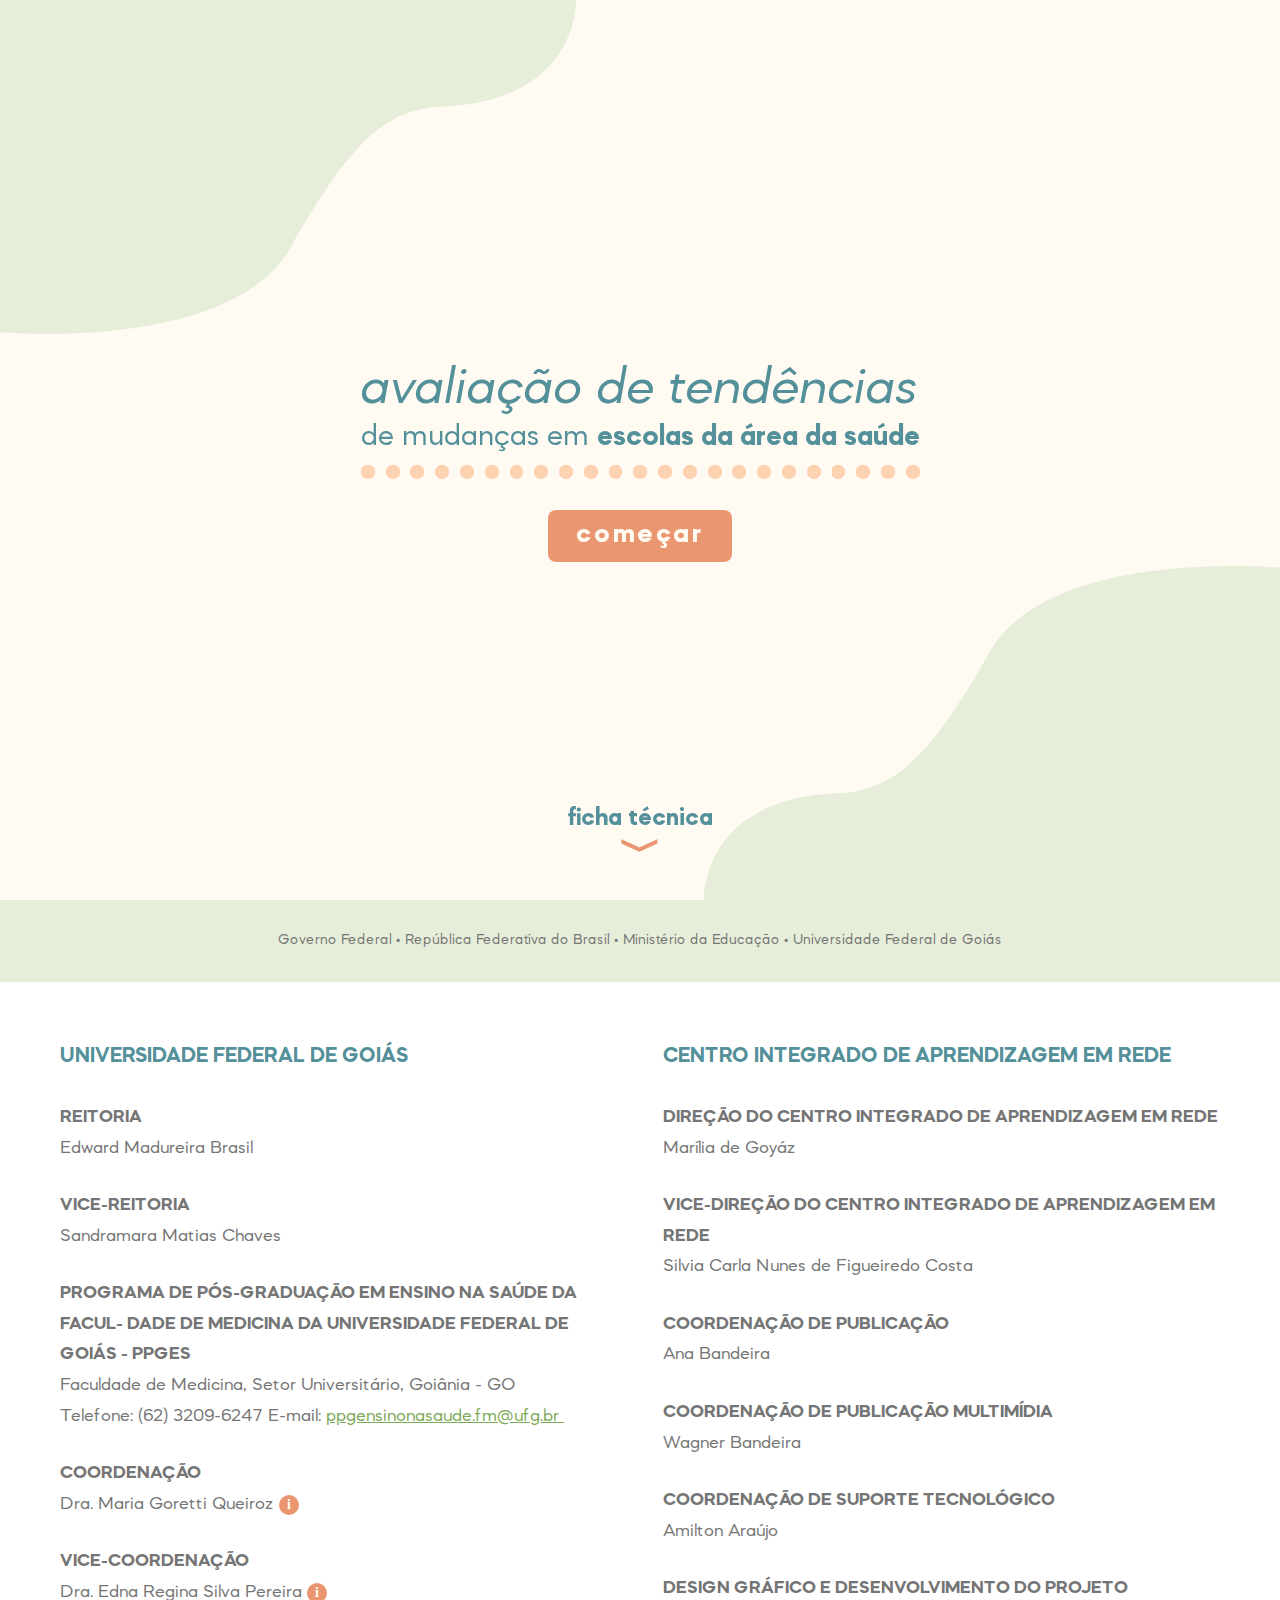
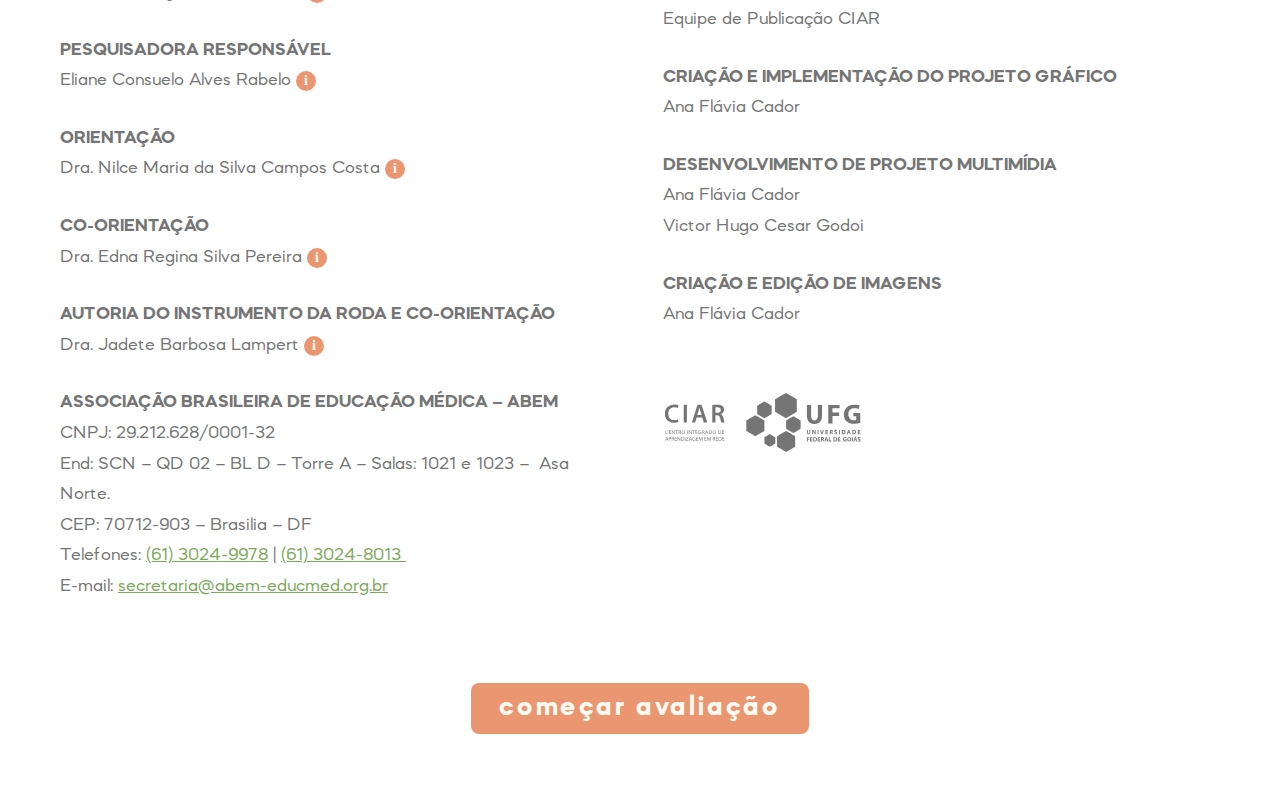
<file: index.html>
<!DOCTYPE html>
<html lang="pt-BR">
<head>
	<meta charset="utf-8">
	<meta http-equiv="X-UA-Compatible" content="IE=edge">
	<title>Avaliação de Tendências de Mudanças em Escolas da Área da Saúde</title>
	<meta name="viewport" content="width=device-width, initial-scale=1">
	<link rel="stylesheet" href="assets/css/style.css">
</head>
<body>
	<section id="portal">
		<h1 class="marca">
			<span class="n01">Avaliação de Tendências</span> 
			<span class="n02">de mudanças em <strong>escolas da área da saúde</strong></span>
		</h1>

		<button class="botao grande" onclick="location.href='apresentacao.html';">começar</button>

		<a href="#ficha" class="ficha">Ficha técnica</a>
	</section>

	<section id="ficha">
		<header>Governo Federal • República Federativa do Brasil • Ministério da Educação • Universidade Federal de Goiás</header>

		<article class="container" aria-label="Ficha Técnica do projeto Avaliação de Tendências de Mudanças em Escolas Médicas">
			
			<dl>
				<h3>Universidade Federal de Goiás</h3>

				<dt>Reitoria</dt>
				<dd>Edward Madureira Brasil</dd>

				<dt>Vice-reitoria</dt>
				<dd>Sandramara Matias Chaves</dd>

				<dt>Programa de Pós-Graduação em Ensino na Saúde da Facul- dade de Medicina da Universidade Federal de Goiás - PPGES </dt>
				<dd>Faculdade de Medicina, Setor Universitário, Goiânia - GO <br>
					Telefone: (62) 3209-6247 E-mail: <a href="mailto:ppgensinonasaude.fm@ufg.br ">ppgensinonasaude.fm@ufg.br </a></dd>
			
				<dt>Coordenação </dt>
				<dd>Dra. Maria Goretti Queiroz <button class="nota" aria-label="Acessar caixa de informação" data-nota="1"></button></dd>

				<dt>Vice-coordenação</dt>
				<dd>Dra. Edna Regina Silva Pereira <button class="nota" aria-label="Acessar caixa de informação" data-nota="2"></button></dd>

				<dt>Pesquisadora responsável</dt>
				<dd>Eliane Consuelo Alves Rabelo <button class="nota" aria-label="Acessar caixa de informação" data-nota="3"></button></dd>

				<dt>Orientação</dt>
				<dd>Dra. Nilce Maria da Silva Campos Costa <button class="nota" aria-label="Acessar caixa de informação" data-nota="4"></button></dd>

				<dt>Co-orientação</dt>
				<dd>Dra. Edna Regina Silva Pereira <button class="nota" aria-label="Acessar caixa de informação" data-nota="5"></button></dd>

				<dt>Autoria do Instrumento da Roda e co-orientação </dt>
				<dd>Dra. Jadete Barbosa Lampert <button class="nota" aria-label="Acessar caixa de informação" data-nota="6"></button></dd>

				<dt>Associação Brasileira de Educação Médica – ABEM</dt>
				<dd>CNPJ: 29.212.628/0001-32 <br>
					End: SCN – QD 02 – BL D – Torre A – Salas: 1021 e 1023 –  Asa Norte. <br>
					CEP: 70712-903 – Brasilia – DF  <br>
					Telefones: <a href="te:6130249978">(61) 3024-9978</a> | <a href="tel:6130248013 ">(61) 3024-8013 </a><br>
					E-mail: <a href="mailto:secretaria@abem-educmed.org.br">secretaria@abem-educmed.org.br</a></dd>

				<dt></dt>
				<dd></dd>

							
				
			</dl>

			<dl>
				<h3>Centro Integrado de Aprendizagem em Rede</h3>

				<dt>Direção do Centro Integrado de Aprendizagem em Rede</dt>
				<dd>Marília de Goyáz</dd>

				<dt>Vice-direção do Centro Integrado de Aprendizagem em Rede</dt>
				<dd>Silvia Carla Nunes de Figueiredo Costa</dd>

				<dt>Coordenação de Publicação</dt>
				<dd>Ana Bandeira</dd>
				 
				<dt>Coordenação de Publicação Multimídia</dt>
				<dd>Wagner Bandeira</dd>

				<dt>Coordenação de Suporte Tecnológico</dt>
				<dd>Amilton Araújo</dd>
				 
				<dt>Design Gráfico e Desenvolvimento do Projeto</dt>
				<dd>Equipe de Publicação CIAR</dd>
				 
				<dt>Criação e implementação do projeto gráfico</dt>
				<dd>Ana Flávia Cador</dd>
										 
				<dt>Desenvolvimento de projeto multimídia</dt>
				<dd>Ana Flávia Cador</dd>
				<dd>Victor Hugo Cesar Godoi</dd>

				<dt>Criação e edição de imagens</dt>
				<dd>Ana Flávia Cador</dd>

				<br><br>
				<img src="assets/media/ciarufg.svg" alt="Marca Ciar UFG" width="200px">

			</dl>


			<div class="catalografica escondido">
		        <div class="titulo">Dados Internacionais de Catalogação na Publicação (CIP) GPT/BC/UFG</div>
		        <div class="codigo">E24</div>
		        <div class="dados">
		        	<p>Educação especial e inclusão : pesquisa do Centro Oeste Brasileiro [Ebook] / Organizadores, Régis Henrique dos Reis Silva, Michele Silva Sacardo, Vanessa Helena Santana Dalla Déa. – Goiânia: Cegraf UFG, 2020.
		    		<br>132 p. – (Coleção Inclusão)</p>
		        	                          
		    		<p>Este e-book foi desenvolvido pela equipe de publicação CIAR (Centro Integrado de Aprendizagem em Rede).
		    		<br>ISBN: 978-65-86422-38-2</p>
		    		<p>1.	Inclusão escolar. 2. Pessoas com deficiência - Educação (Superior). 3. Educação especial – Brasil, Centro-Oeste. I. Silva, Régis Henrique dos Reis. II. Sacardo, Michele Silva. III. Dalla Déa, Vanessa Helena Santana.  </p>
		        	<p class="cdu">CDU: 376</p>

		        </div>
			</div>

			<p class="escondido" style="text-align: center; margin: 10px auto 0; font-size: .75em">Bibliotecária responsável: Amanda Cavalcante Perillo / CRB1: 2870</p>


			<p style="text-align: center; width: 100%"><button onclick="location.href='apresentacao.html';" class="botao grande">começar avaliação</button></p>

		</article>
	</section>




<!-- nota -->
<div class="modal" data-nota="1" aria-hidden="true" aria-label="Caixa de informação 1" aria-describedby="explicaNota" role="dialog">
    <div role="document">
    	<h2>Dra. Maria Goretti Queiroz</h2>
    	<p>Possui graduação em Odontologia pela Universidade Federal de Goiás (1982), mestrado m Educação Escolar Brasileira pela Universidade Federal de Goiás (1997) e Doutorado em Educação pela Universidade Federal de Goiás (2006). Atualmente é professor adjunto IV da Universidade Federal de Goiás e coordenadora do PPGES</p>
    	<button class="fechar_nota" title="Fechar"><span aria-hidden="true">&times;</span></button>
    </div>
</div>

<div class="modal" data-nota="2" aria-hidden="true" aria-label="Caixa de informação 2" aria-describedby="explicaNota" role="dialog">
    <div role="document">
    	<h2>Dra. Edna Regina Silva Pereira</h2>
    	<p>Graduação em Medicina pela Universidade Federal do Maranhão (1987) e doutorado em Medicina Nefrologia pela Universidade de São Paulo (2000). Pós Doutorado em Educação Médica pela Universidade de Campinas (UNICAMP) em 2013. Professora Titular do Departamento de Clínica Médica da Universidade Federal de Goiás</p>
    	<button class="fechar_nota" title="Fechar"><span aria-hidden="true">&times;</span></button>
    </div>
</div>

<div class="modal" data-nota="3" aria-hidden="true" aria-label="Caixa de informação 2" aria-describedby="explicaNota" role="dialog">
    <div role="document">
    	<h2>Eliane Consuelo Alves Rabelo</h2>
    	<p>Graduada em Medicina pela UFG, Residência Médica em Clínica Médica pelo Santa Casa de Misericórdia de Goiânia, Residência Médica em Pneumologia pelo Hospital Annis Rassi, Mestranda do Programa de Pós-Graduação em Ensino na Saúde da Faculdade de Medicina da Universidade Federal de Goiás</p>
    	<button class="fechar_nota" title="Fechar"><span aria-hidden="true">&times;</span></button>
    </div>
</div>

<div class="modal" data-nota="4" aria-hidden="true" aria-label="Caixa de informação 2" aria-describedby="explicaNota" role="dialog">
    <div role="document">
    	<h2>Dra. Nilce Maria da Silva Campos Costa</h2>
    	<p>Graduação em Nutrição pela Universidade Federal de Goiás, Mestrado em Educação pela Universidade Federal de Goiás (1996) e Doutorado em Educação (Currículo) pela Pontifícia Universidade Católica de São Paulo (2005). Professora Titular da Faculdade de Nutrição da Universidade Federal de Goiás. Docente do Programa de Mestrado e Doutorado em Ciências da Saúde da Faculdade de Medicina e do Programa de Mestrado Profissional em Ensino na Saúde da UFG.</p>
    	<button class="fechar_nota" title="Fechar"><span aria-hidden="true">&times;</span></button>
    </div>
</div>

<div class="modal" data-nota="5" aria-hidden="true" aria-label="Caixa de informação 2" aria-describedby="explicaNota" role="dialog">
    <div role="document">
    	<h2>Dra. Edna Regina Silva Pereira</h2>
    	<p>Graduação em Medicina pela Universidade Federal do Maranhão (1987) e doutorado em Medicina Nefrologia pela Universidade de São Paulo (2000). Pós Doutorado em Educação Médica pela Universidade de Campinas (UNICAMP) em 2013. Vice coordenadora do PPGES. Professora Titular do Departamento de Clínica Médica da Universidade Federal de Goiás</p>
    	<button class="fechar_nota" title="Fechar"><span aria-hidden="true">&times;</span></button>
    </div>
</div>

<div class="modal" data-nota="6" aria-hidden="true" aria-label="Caixa de informação 2" aria-describedby="explicaNota" role="dialog">
    <div role="document">
    	<h2>Dra. Jadete Barbosa Lampert</h2>
    	<p>Graduação em Medicina pela Universidade Federal de Santa Maria (1972), mestrado em Administração pela Fundação Getúlio Vargas - RJ (1989) e doutorado em Saúde Pública pela Fundação Oswaldo Cruz (2002), Coordena a Comissão de Avaliação das Escolas Médicas da ABEM com desenvolvimento, desde 2006, de Projeto de Avaliação de tendências de mudanças nos cursos de graduação da área da saúde. Docente contratada, desde 2009, pela Universidade de Santa Cruz do Sul, na área de apóio pedagógico aos docente.</p>
    	<button class="fechar_nota" title="Fechar"><span aria-hidden="true">&times;</span></button>
    </div>
</div>


<div id="explicaNota">Caixa de informação. Aperte ESC para sair ou clique no botão Fechar.</div>
<div class="modalOverlay" tabindex="-1"></div>	

<script src="https://cdnjs.cloudflare.com/ajax/libs/jquery/3.4.1/jquery.min.js"></script>
<script src="assets/js/loader.js"></script>	
<script src="assets/js/app.js"></script>	
</body>
</html>
</file>
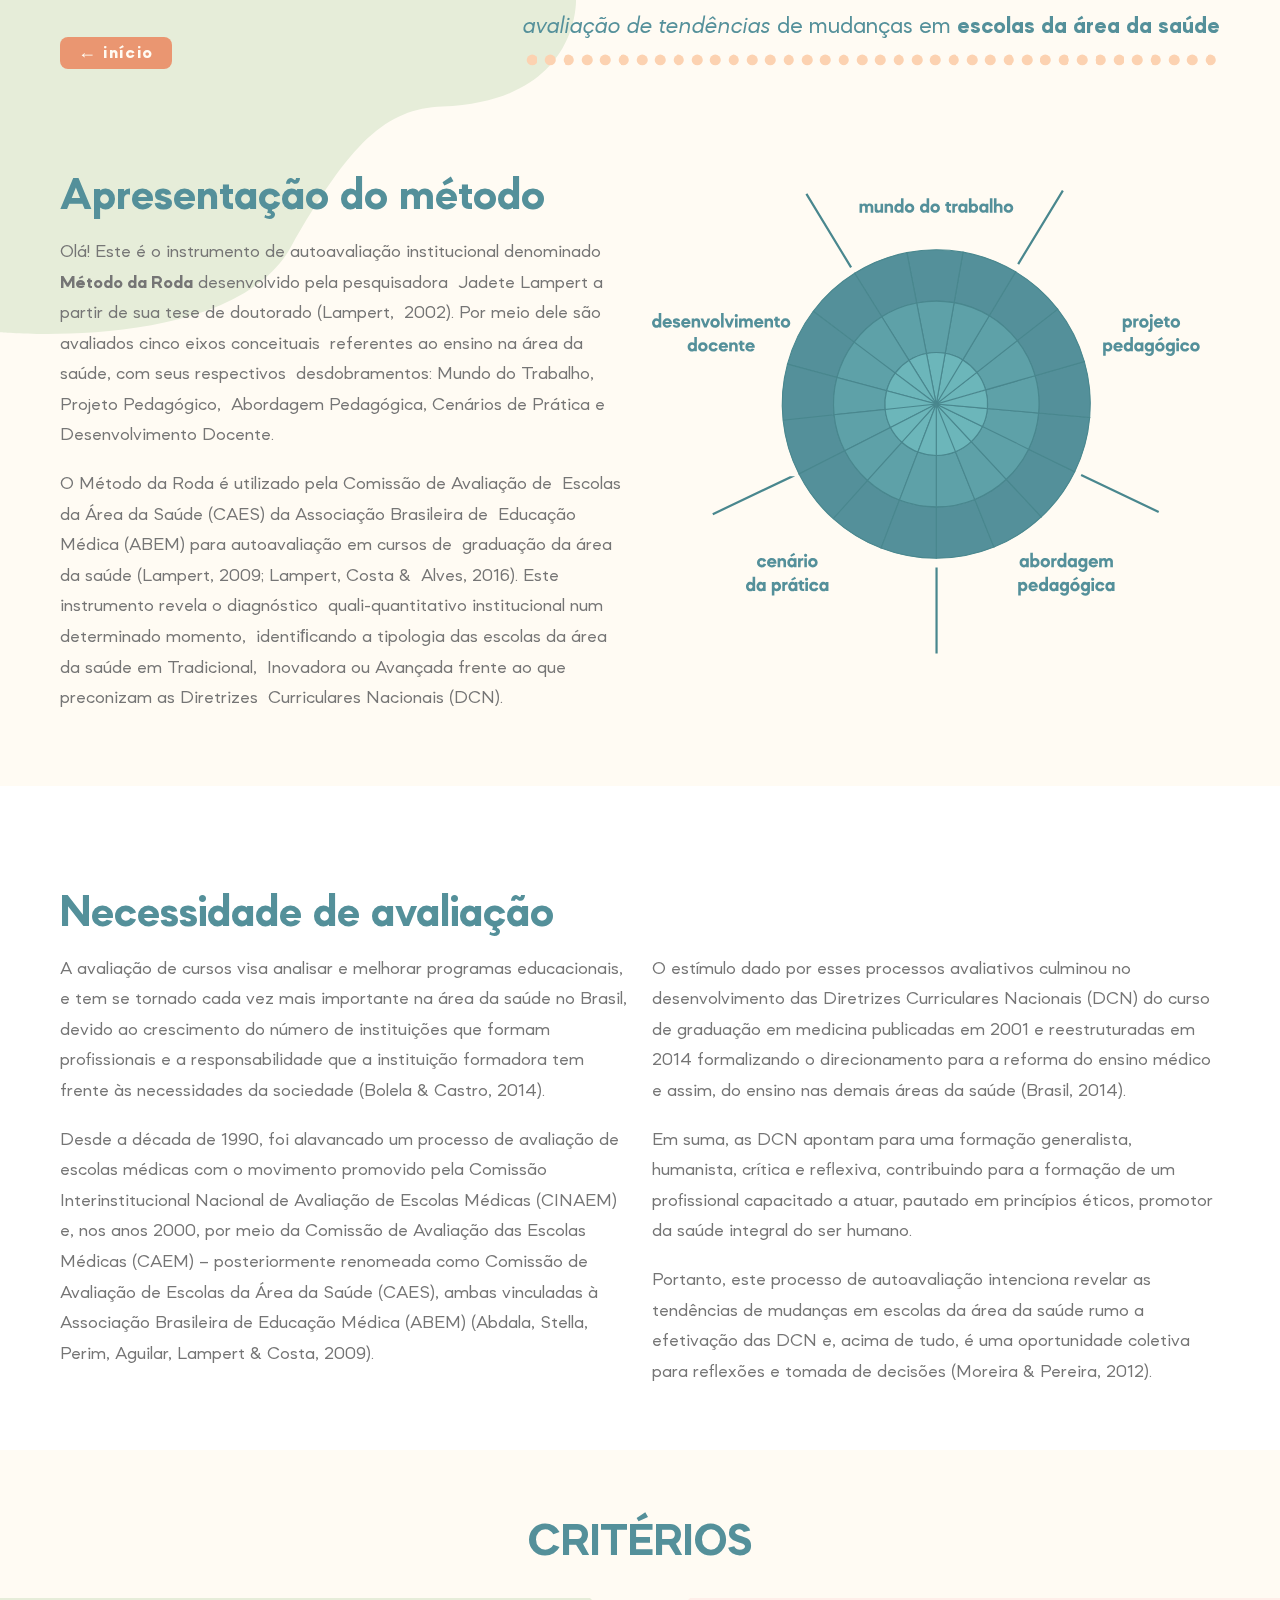
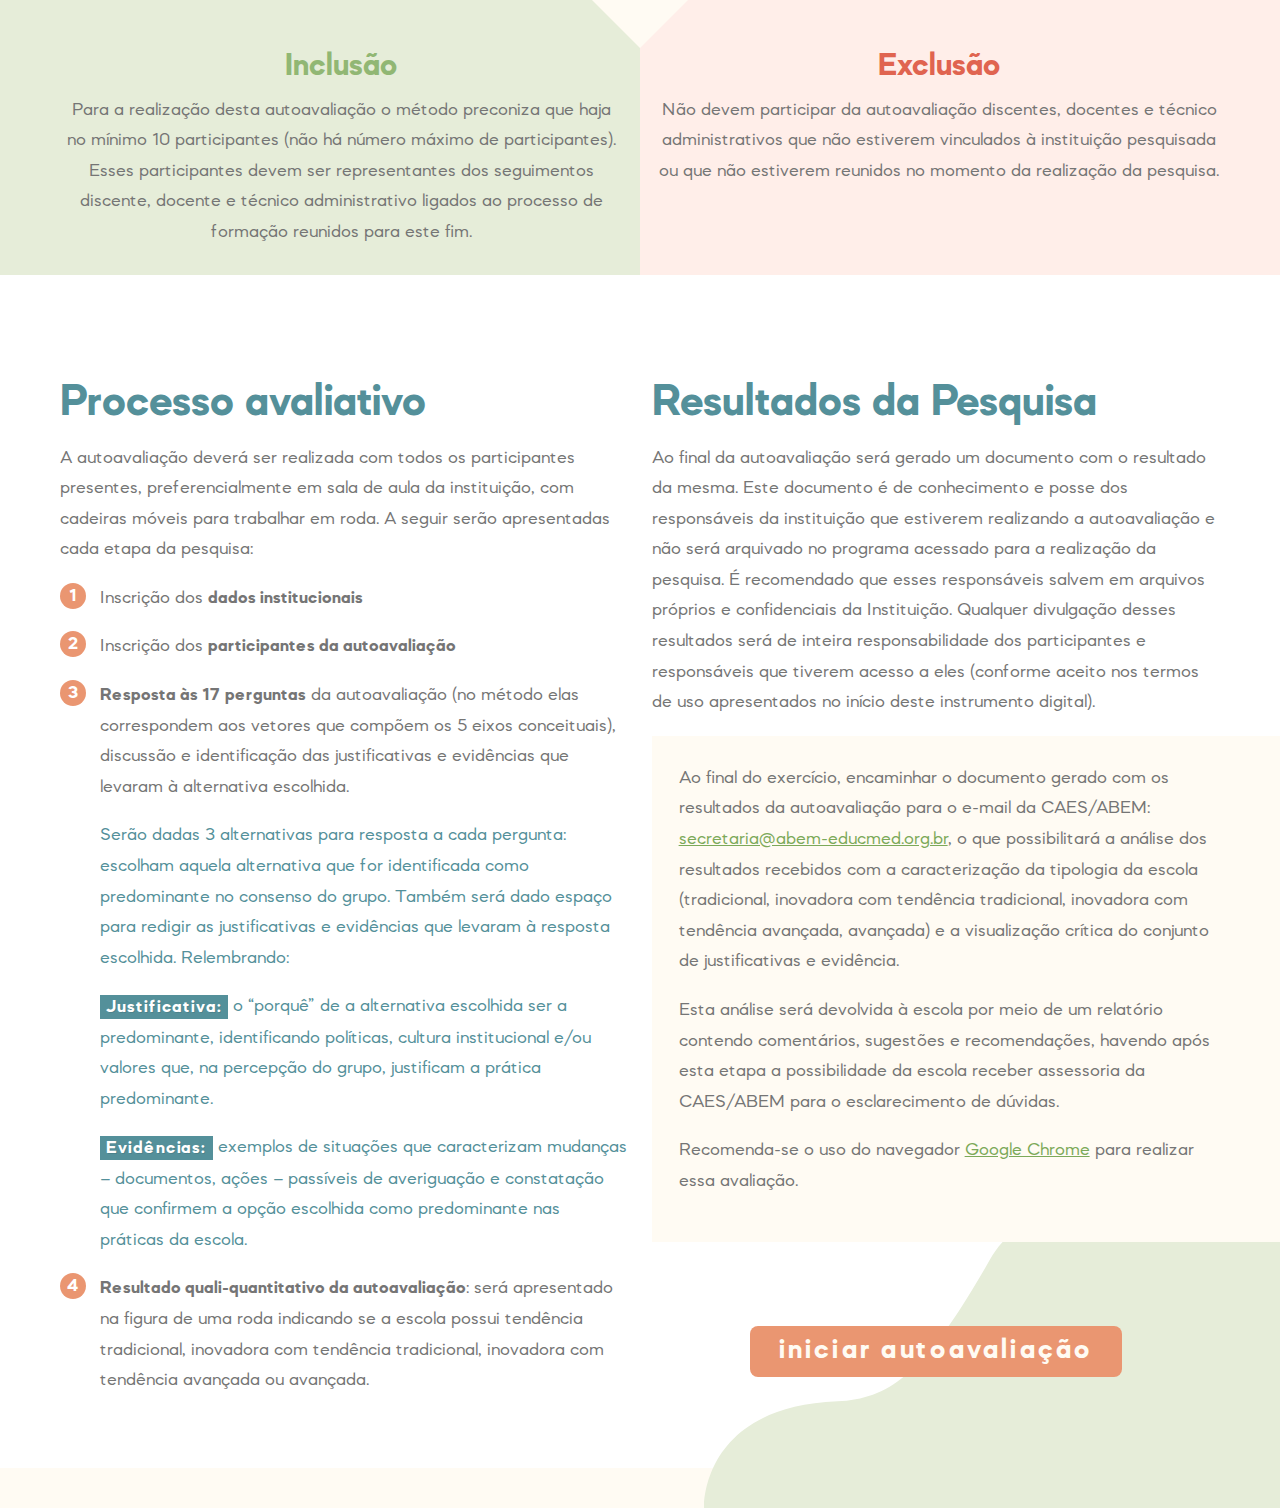
<file: apresentacao.html>
<!DOCTYPE html>
<html lang="pt-BR">
<head>
	<meta charset="utf-8">
	<meta http-equiv="X-UA-Compatible" content="IE=edge">
	<title>Avaliação de Tendências de Mudanças em Escolas da Área da Saúde</title>
	<meta name="viewport" content="width=device-width, initial-scale=1">
	<link rel="stylesheet" href="assets/css/style.css">
</head>
<body>
<main class="container apresentacao">

	<header id="cabecalho">

		<h1 class="marca">
			<span class="n01">Avaliação de Tendências</span> 
			<span class="n02">de mudanças em <strong>escolas da área da saúde</strong></span>
		</h1>


		<a href="index.html" class="voltar botao" aria-label="voltar ao início"><span aria-hidden="true">← início</span></a>

	</header>

	<article>

		<div class="principal">
			
			<div>
				<h2>Apresentação do método</h2>
				<p>Olá! Este é o instrumento de autoavaliação institucional denominado <strong>Método da Roda</strong> desenvolvido pela pesquisadora  Jadete Lampert a partir de sua tese de doutorado (Lampert,  2002). Por meio dele são avaliados cinco eixos conceituais  referentes ao ensino na área da saúde, com seus respectivos  desdobramentos: Mundo do Trabalho, Projeto Pedagógico,  Abordagem Pedagógica, Cenários de Prática e Desenvolvimento Docente.</p>
				<p>O Método da Roda é utilizado pela Comissão de Avaliação de  Escolas da Área da Saúde (CAES) da Associação Brasileira de  Educação Médica (ABEM) para autoavaliação em cursos de  graduação da área da saúde (Lampert, 2009; Lampert, Costa &  Alves, 2016). Este instrumento revela o diagnóstico  quali-quantitativo institucional num determinado momento,  identiﬁcando a tipologia das escolas da área da saúde em Tradicional,  Inovadora ou Avançada frente ao que preconizam as Diretrizes  Curriculares Nacionais (DCN).</p>
			</div>

			<div>
				<img src="assets/media/metodo-roda.svg" alt="">
			</div>

		</div>


		<div class="necessidade">
			<h2>Necessidade de avaliação</h2>
			<p>A avaliação de cursos visa analisar e melhorar programas educacionais, e tem se tornado cada vez mais importante na área da saúde no Brasil, devido ao crescimento do número de instituições que formam profissionais e a responsabilidade que a instituição formadora tem frente às necessidades da sociedade (Bolela & Castro, 2014). </p>
			<p>Desde a década de 1990, foi alavancado um processo de avaliação de escolas médicas com o movimento promovido pela Comissão Interinstitucional Nacional de Avaliação de Escolas Médicas (CINAEM) e, nos anos 2000, por meio da Comissão de Avaliação das Escolas Médicas (CAEM) – posteriormente renomeada como Comissão de Avaliação de Escolas da Área da Saúde (CAES), ambas vinculadas à Associação Brasileira de Educação Médica (ABEM) (Abdala, Stella, Perim, Aguilar, Lampert & Costa, 2009).</p>
			<p>O estímulo dado por esses processos avaliativos culminou no desenvolvimento das Diretrizes Curriculares Nacionais (DCN) do curso de graduação em medicina publicadas em 2001 e reestruturadas em 2014 formalizando o direcionamento para a reforma  do ensino médico e assim, do ensino nas demais áreas da saúde (Brasil, 2014).</p>
			<p>Em suma, as DCN apontam para uma formação generalista, humanista, crítica e reflexiva, contribuindo para a formação de um profissional capacitado a atuar, pautado em princípios éticos, promotor da saúde integral do ser humano.</p>
			<p>Portanto, este processo de autoavaliação intenciona revelar as tendências de mudanças em escolas da área da saúde rumo a efetivação das DCN e, acima de tudo, é uma oportunidade coletiva para reflexões e tomada de decisões (Moreira & Pereira, 2012).</p>
		</div>


		<div class="criterios">
			<h2>Critérios</h2>

			<div class="inclusao">
				<h3>Inclusão</h3>
				<p>Para a realização desta autoavaliação o método preconiza que haja no mínimo 10 participantes (não há número máximo de participantes). Esses participantes devem ser representantes dos seguimentos discente, docente e técnico administrativo ligados ao processo de formação reunidos para este fim.</p>
			</div>

			<div class="exclusao">
				<h3>Exclusão</h3>
				<p>Não devem participar da autoavaliação discentes, docentes e técnico administrativos que não estiverem vinculados à instituição pesquisada ou que não estiverem reunidos no momento da realização da pesquisa.</p>
			</div>
		</div>



		<div class="processos">
			<div>
				<h2>Processo avaliativo</h2>

				<p>A autoavaliação deverá ser realizada com todos os participantes presentes, preferencialmente em sala de aula da instituição, com cadeiras móveis para trabalhar em roda. A seguir serão apresentadas cada etapa da pesquisa:</p>

				<ol>
					<li><p>Inscrição dos <strong>dados institucionais</strong></p></li>
					<li><p>Inscrição dos <strong>participantes da autoavaliação</strong></p></li>
					<li>
						<p><strong>Resposta às 17 perguntas</strong> da autoavaliação (no método elas correspondem aos vetores que compõem os 5 eixos conceituais), discussão e identificação das justificativas e evidências que levaram à alternativa escolhida.</p>
						<div>
							<p>Serão dadas 3 alternativas para resposta a cada pergunta: escolham aquela alternativa que for identificada como predominante no consenso do grupo. Também será dado espaço para redigir as justificativas e evidências que levaram à resposta escolhida. Relembrando:</p>
							<p><strong>Justificativa:</strong> o “porquê” de a alternativa escolhida ser a predominante, identificando políticas, cultura institucional e/ou valores que, na percepção do grupo, justificam a prática predominante.</p>
							<p><strong>Evidências:</strong> exemplos de situações que caracterizam mudanças – documentos, ações – passíveis de averiguação e constatação que confirmem a opção escolhida como predominante nas práticas da escola. </p>
						</div>
					</li>
					<li><p><strong>Resultado quali-quantitativo da autoavaliação</strong>: será apresentado na figura de uma roda indicando se a escola possui tendência tradicional, inovadora com tendência tradicional, inovadora com tendência avançada ou avançada.</p></li>
				</ol>
			</div>

			<div>
				<h2>Resultados da Pesquisa</h2>
				<p>Ao final da autoavaliação será gerado um documento com o resultado da mesma. Este documento é de conhecimento e posse dos responsáveis da instituição que estiverem realizando a autoavaliação e não será arquivado no programa acessado para a realização da pesquisa.  É recomendado que esses responsáveis salvem em arquivos próprios e confidenciais da Instituição. Qualquer divulgação desses resultados será de inteira responsabilidade dos participantes e responsáveis que tiverem acesso a eles (conforme aceito nos termos de uso apresentados no início deste instrumento digital).</p>
				
				<div class="aviso">
					<p>Ao final do exercício, encaminhar o documento gerado com os resultados da autoavaliação para o e-mail da CAES/ABEM: <a href="mailto:secretaria@abem-educmed.org.br">secretaria@abem-educmed.org.br</a>, o que possibilitará a análise dos resultados recebidos com a caracterização da tipologia da escola (tradicional, inovadora com tendência tradicional, inovadora com tendência avançada, avançada) e a visualização crítica do conjunto de justificativas e evidência.</p>
					<p>Esta análise  será devolvida à escola por meio de um relatório contendo comentários, sugestões e recomendações, havendo após esta etapa a possibilidade da escola receber assessoria da CAES/ABEM para o esclarecimento de dúvidas.</p>
					<p>Recomenda-se o uso do navegador <a href="https://www.google.com/chrome/" target="blank">Google Chrome</a> para realizar essa avaliação. </p>
				</div>

				<p style="text-align: center;"><button class="botao grande" onclick="location.href='avaliacao.html';">iniciar autoavaliação</button></p>

			</div>
		</div>

	</article>
	
</main>

<div class="grafismo" aria-hidden="true"><img src="assets/media/blob_bg2.svg"></div>




<!-- nota -->
<div class="modal" data-nota="1" aria-hidden="true" aria-label="Caixa de informação 1" aria-describedby="explicaNota" role="dialog">
    <div role="document">
    	<h2>Dra. Maria Goretti Queiroz</h2>
    	<p>Lorem ipsum dolor sit amet, consectetur adipisicing elit. Labore maxime est, eum facere laborum dolorum ea natus nisi dicta fuga veritatis autem itaque fugit, ullam vero ducimus, aliquam, recusandae iste?</p>

    	<button class="fechar_nota" title="Fechar"><span aria-hidden="true">&times;</span></button>
    </div>
</div>

<div id="explicaNota">Caixa de informação. Aperte ESC para sair ou clique no botão Fechar.</div>
<div class="modalOverlay" tabindex="-1"></div>	

<script src="https://cdnjs.cloudflare.com/ajax/libs/jquery/3.4.1/jquery.min.js"></script>
<script src="assets/js/loader.js"></script>	
<script src="assets/js/app.js"></script>	
</body>
</html>
</file>
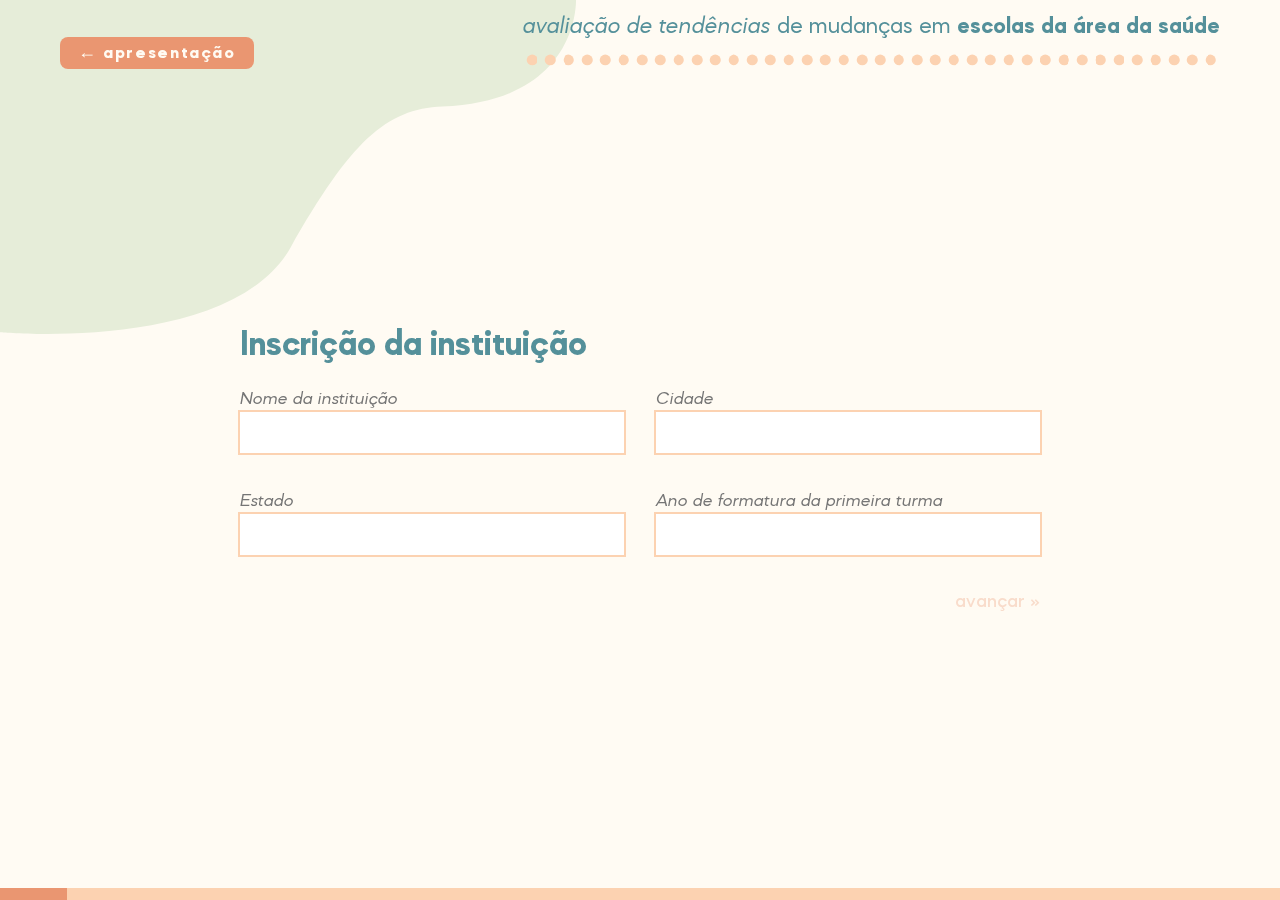
<file: avaliacao.html>
<!DOCTYPE html>
<html lang="pt-BR">
<head>
	<meta charset="utf-8">
	<meta http-equiv="X-UA-Compatible" content="IE=edge">
	<title>Avaliação de Tendências de Mudanças em Escolas da Área da Saúde</title>
	<meta name="viewport" content="width=device-width, initial-scale=1">
	<link rel="stylesheet" href="assets/css/style.css">
</head>
<body>
<main class="container area-form">

	<header id="cabecalho">
		<h1 class="marca">
			<span class="n01">Avaliação de Tendências</span> 
			<span class="n02">de mudanças em <strong>escolas da área da saúde</strong></span>
		</h1>
		<a href="apresentacao.html" class="voltar botao" aria-label="voltar ao início"><span aria-hidden="true">← apresentação</span></a>
	</header>


	<form id="formulario" class="visivel">
		





		<!-- INICIO FORM - PARTE 1 -->
		<section id="inscricao-instituicao" class="visivel">
			<h2>Inscrição da instituição</h2>
			
			<div class="grupo col-2">
				<label>
					<p>Nome da instituição</p>
					<input data-nome="nome-instituicao" type="text">
				</label>

				<label>
					<p>Cidade</p>
					<input data-nome="cidade" type="text">
				</label>

				<label>
					<p>Estado</p>
					<input data-nome="estado" type="text">
				</label>

				<label>
					<p>Ano de formatura da primeira turma</p>
					<input data-nome="primeira-turma" type="text">
				</label>
			</div>

			<nav>
				<button class="bt-avancar" disabled>avançar »</button>
			</nav>
		</section>







		<!-- INICIO FORM - PARTE 2 -->
		<section id="inscricao-participantes">
			<h2>Inscrição dos Participantes</h2>
			<p>Para a realização da autoavaliação o método preconiza que haja no <strong>mínimo 10 participantes</strong>, que devem ser atores sociais - discentes e docentes – vinculados a instituição no momento da realização da autoavaliação.</p>

			<h3>Docente participantes</h3>
			<ul class="participantes" data-nome="lista-docentes">
				<li class="grupo" data-nome="docente">
					<label>
						<p>Nome</p>
						<input data-nome="docente-nome" type="text">
					</label>
					<label>
						<p>Departamento em que atua</p>
						<input data-nome="docente-departamento" type="text">
					</label>
					<label>
						<p>Tempo de contratação</p>
						<input data-nome="docente-contratacao" type="text">
					</label>
					<button class="removerParticipante">-</button>
				</li>
			</ul>
			<button class="btAddParticipante" data-for="lista-docentes">+ adicionar participante</button>

			<h3>Discente participantes</h3>
			<ul class="participantes" data-nome="lista-discentes">
				<li class="grupo" data-nome="discente">
					<label>
						<p>Nome</p>
						<input data-nome="discente-nome" type="text">
					</label>
					<label>
						<p>Período em que se encontra no curso</p>
						<input data-nome="discente-periodo" type="text">
					</label>
					<button class="removerParticipante">-</button>
				</li>
			</ul>
			<button class="btAddParticipante" data-for="lista-discentes">+ adicionar participante</button>

			<h3>Técnicos-administrativos participantes</h3>
			<ul class="participantes" data-nome="lista-ta">
				<li class="grupo" data-nome="ta">
					<label>
						<p>Nome</p>
						<input data-nome="ta-nome" type="text">
					</label>
					<label>
						<p>Departamento em que atua</p>
						<input data-nome="ta-departamento" type="text">
					</label>
					<label>
						<p>Tempo de contratação</p>
						<input data-nome="ta-contratacao" type="text">
					</label>
					<button class="removerParticipante">-</button>
				</li>
			</ul>
			<button class="btAddParticipante" data-for="lista-ta">+ adicionar participante</button>

			<nav>
				<button class="bt-voltar">« voltar</button>
				<p id="status-participantes" data-minimo-participantes="10"><span class="atual">1 participante</span> (mínimo de <span class="minimo">10</span>)</p>
				<button class="bt-avancar" disabled>avançar »</button>
			</nav>
		</section>






		<!-- ---------------------------- EIXO 1 ---------------------------- -->
		

		<!-- @@@@@@@@@@@@@@@@@@@@ VETOR 1 @@@@@@@@@@@@@@@@@@@@ -->
		<section class="pergunta" id="e1v01">
			<h1>Eixo 1: Mundo do Trabalho</h1>
			<p class="enunciado-eixo">Este eixo busca identificar a tendência da escola médica para mostrar e discutir, de forma crítica, aspectos do mundo do trabalho onde o médico deverá inserir-se para prestar serviços de saúde, procurando, de forma comprometida, acompanhar e discutir criticamente a dinâmica do mercado de trabalho em saúde e a organização dos serviços, visando ao atendimento qualificado da saúde da população e à orientação dos futuros médicos. </p>

			<h2 class="vetor">VETOR 1 - Carência de profissionais e emprego</h2>
			
			<fieldset class="grupo" id="eixo1-vetor1">
				<label>
					<input value="opcao1" name="eixo1-vetor1" type="radio">
					<p>Para a construção do projeto pedagógico, não considera a carência de profissionais para a atenção básica de saúde nem a possibilidade de emprego/trabalho.</p>
				</label>
				<label>
					<input value="opcao2" name="eixo1-vetor1" type="radio">
					<p>Para a construção do projeto pedagógico, considera as possibilidades de emprego/trabalho.</p>
				</label>
				<label>
					<input value="opcao3" name="eixo1-vetor1" type="radio">
					<p>Para a construção do projeto pedagógico, considera a carência de profissionais para a atenção básica de saúde.</p>
				</label>
			</fieldset>

			<div class="grupo">
				<label>
					<p>Justificativa</p>
					<textarea name="" id="eixo1-vetor1-justificativa" class="input_justificativa" cols="30" rows="4"></textarea>
				</label>
				<label>
					<p>Evidências</p>
					<textarea name="" id="eixo1-vetor1-evidencias" class="input_evidencias" cols="30" rows="4"></textarea>
				</label>
			</div>

			<nav>
				<button class="bt-voltar">« voltar</button>
				<button class="bt-avancar" disabled>avançar »</button>
			</nav>
		</section>

		

		<!-- @@@@@@@@@@@@@@@@@@@@ VETOR 2 @@@@@@@@@@@@@@@@@@@@ -->
		<section class="pergunta" id="e1v02">
			<h1>Eixo 1</h1>

			<h2 class="vetor">VETOR 2 - Base econômica da prática profissional</h2>
			
			<fieldset class="grupo" id="eixo1-vetor2">
				<label>
					<input value="opcao1" name="eixo1-vetor2" type="radio">
					<p>Não reconhece a existência de prática liberal e/ou assalariada nem sua influência na formação do profissional.</p>
				</label>
				<label>
					<input value="opcao2" name="eixo1-vetor2" type="radio">
					<p>Reconhece a existência de prática liberal e/ou assalariada sem discutir a influência na formação do profissional.</p>
				</label>
				<label>
					<input value="opcao3" name="eixo1-vetor2" type="radio">
					<p>Reconhece a existência de prática liberal e/ou assalariada e promove a análise crítica e orientação, reconhecendo sua influência na formação do profissional.</p>
				</label>
			</fieldset>

			<div class="grupo">
				<label>
					<p>Justificativa</p>
					<textarea name="" id="eixo1-vetor2-justificativa" class="input_justificativa" cols="30" rows="4"></textarea>
				</label>
				<label>
					<p>Evidências</p>
					<textarea name="" id="eixo1-vetor2-evidencias" class="input_evidencias" cols="30" rows="4"></textarea>
				</label>
			</div>

			<nav>
				<button class="bt-voltar">« voltar</button>
				<button class="bt-avancar" disabled>avançar »</button>
			</nav>
		</section>



		

		<!-- @@@@@@@@@@@@@@@@@@@@ VETOR 3 @@@@@@@@@@@@@@@@@@@@ -->
		<section class="pergunta" id="e1v03">
			<h1>Eixo 1</h1>

			<h2 class="vetor">VETOR 3 - Prestação de serviços</h2>
			
			<fieldset class="grupo" id="eixo1-vetor3">
				<label>
					<input value="opcao1" name="eixo1-vetor3" type="radio">
					<p>Não aborda a relação institucional mediadora, seguradoras, planos de saúde, etc., entre prestadores/usuários de serviços de saúde com repercussão na relação profissional de saúde-usuários nem o trabalho em equipe multidisciplinar.</p>
				</label>
				<label>
					<input value="opcao2" name="eixo1-vetor3" type="radio">
					<p>Aborda a relação institucional mediadora sem análise crítica desta relação e reflexos na relação profissional de saúde-usuário e o trabalho em equipe sem o exercício didático desta abordagem em saúde.</p>
				</label>
				<label>
					<input value="opcao3" name="eixo1-vetor3" type="radio">
					<p>Aborda a relação institucional mediadora com análise crítica desta relação e reflexos na relação profissional de saúde-usuário e proporciona exercício didáticopedagógico do trabalho em equipe multidisciplinar.</p>
				</label>
			</fieldset>

			<div class="grupo">
				<label>
					<p>Justificativa</p>
					<textarea name="" id="eixo1-vetor3-justificativa" class="input_justificativa" cols="30" rows="4"></textarea>
				</label>
				<label>
					<p>Evidências</p>
					<textarea name="" id="eixo1-vetor3-evidencias" class="input_evidencias" cols="30" rows="4"></textarea>
				</label>
			</div>

			<nav>
				<button class="bt-voltar">« voltar</button>
				<button class="bt-avancar" disabled>avançar »</button>
			</nav>
		</section>





		<!-- ---------------------------- EIXO 2 ---------------------------- -->
		

		<!-- @@@@@@@@@@@@@@@@@@@@ VETOR 4 @@@@@@@@@@@@@@@@@@@@ -->
		<section class="pergunta" id="e2v04">
			<h1>EIXO 2: Projeto Pedagógico</h1>
			<p class="enunciado-eixo">Neste eixo analisamos como a escola se vê e situa na sociedade e estabelece sua missão política e pedagógica, busca identificar como desempenha seu papel nas inter-relações sociais, como concebe saúde e doença e seus fatores determinantes e consegue dar um enfoque intersetorial.</p>

			<h2 class="vetor">VETOR 4 – Biomédico e epidemiológico-social</h2>
			
			<fieldset class="grupo" id="eixo2-vetor4">
				<label>
					<input value="opcao1" name="eixo2-vetor4" type="radio">
					<p>Orienta o curso para os aspectos biomédicos, diagnóstico, tratamento e recuperação do usuário.</p>
				</label>
				<label>
					<input value="opcao2" name="eixo2-vetor4" type="radio">
					<p>Orienta para criar oportunidades de aprendizagem tendo em vista algum equilíbrio entre o biológico e o social seguindo orientação da prevenção primária, secundária e terciária (paradigma de Leavel & Clark).</p>
				</label>
				<label>
					<input value="opcao3" name="eixo2-vetor4" type="radio">
					<p>Enfatiza a importância dos fatores determinantes da saúde e orienta o curso para as necessidades da atenção básica com forte interação com os serviços de saúde e a comunidade, articulando aspectos de promoção, prevenção, cura e reabilitação.</p>
				</label>
			</fieldset>

			<div class="grupo">
				<label>
					<p>Justificativa</p>
					<textarea name="" id="eixo2-vetor4-justificativa" class="input_justificativa" cols="30" rows="4"></textarea>
				</label>
				<label>
					<p>Evidências</p>
					<textarea name="" id="eixo2-vetor4-evidencias" class="input_evidencias" cols="30" rows="4"></textarea>
				</label>
			</div>

			<nav>
				<button class="bt-voltar">« voltar</button>
				<button class="bt-avancar" disabled>avançar »</button>
			</nav>
		</section>




		

		<!-- @@@@@@@@@@@@@@@@@@@@ VETOR 5 @@@@@@@@@@@@@@@@@@@@ -->
		<section class="pergunta" id="e2v05">
			<h1>Eixo 2</h1>
			<h2 class="vetor">VETOR 5 - Aplicação tecnológica</h2>
			
			<fieldset class="grupo" id="eixo2-vetor5">
				<label>
					<input value="opcao1" name="eixo2-vetor5" type="radio">
					<p>Dá grande ênfase à aplicação da alta tecnologia na atenção clínica e Cirúrgica.</p>
				</label>
				<label>
					<input value="opcao2" name="eixo2-vetor5" type="radio">
					<p>Explicita e analisa a tecnologia quando aplicadas em situações clínicas específicas.</p>
				</label>
				<label>
					<input value="opcao3" name="eixo2-vetor5" type="radio">
					<p>Analisa de forma crítica e ampla a tecnologia, o custo-benefício da sua aplicação, enfatizando a atenção básica de saúde.</p>
				</label>
			</fieldset>

			<div class="grupo">
				<label>
					<p>Justificativa</p>
					<textarea name="" id="eixo2-vetor5-justificativa" class="input_justificativa" cols="30" rows="4"></textarea>
				</label>
				<label>
					<p>Evidências</p>
					<textarea name="" id="eixo2-vetor5-evidencias" class="input_evidencias" cols="30" rows="4"></textarea>
				</label>
			</div>

			<nav>
				<button class="bt-voltar">« voltar</button>
				<button class="bt-avancar" disabled>avançar »</button>
			</nav>
		</section>




		

		<!-- @@@@@@@@@@@@@@@@@@@@ VETOR 6 @@@@@@@@@@@@@@@@@@@@ -->
		<section class="pergunta" id="e2v06">
			<h1>Eixo 2</h1>
			<h2 class="vetor">VETOR 6 – Produção de conhecimentos</h2>
			
			<fieldset class="grupo" id="eixo2-vetor6">
				<label>
					<input value="opcao1" name="eixo2-vetor6" type="radio">
					<p>Na pesquisa referencia-se nas necessidades de saúde com base exclusivamente demográfica e epidemiológica com ênfase nas ações curativas.</p>
				</label>
				<label>
					<input value="opcao2" name="eixo2-vetor6" type="radio">
					<p>Na pesquisa referencia-se nas necessidades de saúde incluindo, além da alternativa anterior, aspectos sócio-econômicos e envolve discentes voluntários.</p>
				</label>
				<label>
					<input value="opcao3" name="eixo2-vetor6" type="radio">
					<p>Na pesquisa referencia-se nas necessidades de saúde incluindo além das anteriores pesquisa no campo da atenção básica, da gestão do sistema de saúde, interação escola-serviço-comunidade e processo ensino-aprendizagem, e estimula a participação dos discentes, contribuindo para a tomada de decisão com base em informações relevantes com vistas à melhoria das práticas de assistência.</p>
				</label>
			</fieldset>

			<div class="grupo">
				<label>
					<p>Justificativa</p>
					<textarea name="" id="eixo2-vetor6-justificativa" class="input_justificativa" cols="30" rows="4"></textarea>
				</label>
				<label>
					<p>Evidências</p>
					<textarea name="" id="eixo2-vetor6-evidencias" class="input_evidencias" cols="30" rows="4"></textarea>
				</label>
			</div>

			<nav>
				<button class="bt-voltar">« voltar</button>
				<button class="bt-avancar" disabled>avançar »</button>
			</nav>
		</section>







		

		<!-- @@@@@@@@@@@@@@@@@@@@ VETOR 7 @@@@@@@@@@@@@@@@@@@@ -->
		<section class="pergunta" id="e2v07">
			<h1>Eixo 2</h1>
			<h2 class="vetor">VETOR 7 - Pós-graduação e educação permanente</h2>
			
			<fieldset class="grupo" id="eixo2-vetor7">
				<label>
					<input value="opcao1" name="eixo2-vetor7" type="radio">
					<p>Oferece residências, especializações, mestrado e doutorado em campos especializados com total autonomia e não desenvolve educação permanente.</p>
				</label>
				<label>
					<input value="opcao2" name="eixo2-vetor7" type="radio">
					<p>Oferece alguma das modalidades anteriores em campos gerais e especializados e busca oferecer educação permanente relacionada com o processo de trabalho.</p>
				</label>
				<label>
					<input value="opcao3" name="eixo2-vetor7" type="radio">
					<p>Oferece pós-graduação em campos gerais e especializados articulada com os gestores do Sistema de Saúde, visando às necessidades de saúde quantitativas e qualitativas para a formação de profissionais e franqueia a educação permanente aos profissionais da rede.</p>
				</label>
			</fieldset>

			<div class="grupo">
				<label>
					<p>Justificativa</p>
					<textarea name="" id="eixo2-vetor7-justificativa" class="input_justificativa" cols="30" rows="4"></textarea>
				</label>
				<label>
					<p>Evidências</p>
					<textarea name="" id="eixo2-vetor7-evidencias" class="input_evidencias" cols="30" rows="4"></textarea>
				</label>
			</div>

			<nav>
				<button class="bt-voltar">« voltar</button>
				<button class="bt-avancar" disabled>avançar »</button>
			</nav>
		</section>	







		<!-- ---------------------------- EIXO 3 ---------------------------- -->
		

		<!-- @@@@@@@@@@@@@@@@@@@@ VETOR 8 @@@@@@@@@@@@@@@@@@@@ -->
		<section class="pergunta" id="e3v08">
			<h1>Eixo 3: Abordagem pedagógica</h1>
			<p class="enunciado-eixo">Este eixo conceitual que abrange métodos de construção e acompanhamento do processo ensino-pedagógico busca identificar a tendência do processo ensino-aprendizagem e do processo avaliativo que se desenvolve na escola e a orientação didático-pedagógica, verificando se é mais centrada no professor ou no aluno, com o uso ou não de tutorias.</p>

			<h2 class="vetor">VETOR 8 – Estrutura curricular</h2>
			
			<fieldset class="grupo" id="eixo3-vetor8">
				<label>
					<input value="opcao1" name="eixo3-vetor8" type="radio">
					<p>Tem ciclos básico e profissionalizante separados e organizados com disciplinas fragmentadas.</p>
				</label>
				<label>
					<input value="opcao2" name="eixo3-vetor8" type="radio">
					<p>Tem disciplinas-atividades integradoras ao longo dos primeiros anos mas mantém a organização em ciclo básico e profissionalizante com disciplinas fragmentadas.</p>
				</label>
				<label>
					<input value="opcao3" name="eixo3-vetor8" type="radio">
					<p>Tem currículo em grande parte integrado, áreas de prática real em atenção de adultos, materno-infantil, saúde da família, medicina do trabalho, etc.</p>
				</label>
			</fieldset>

			<div class="grupo">
				<label>
					<p>Justificativa</p>
					<textarea name="" id="eixo3-vetor8-justificativa" class="input_justificativa" cols="30" rows="4"></textarea>
				</label>
				<label>
					<p>Evidências</p>
					<textarea name="" id="eixo3-vetor8-evidencias" class="input_evidencias" cols="30" rows="4"></textarea>
				</label>
			</div>

			<nav>
				<button class="bt-voltar">« voltar</button>
				<button class="bt-avancar" disabled>avançar »</button>
			</nav>
		</section>






		

		<!-- @@@@@@@@@@@@@@@@@@@@ VETOR 9 @@@@@@@@@@@@@@@@@@@@ -->
		<section class="pergunta" id="e3v09">
			<h1>Eixo 3</h1>

			<h2 class="vetor">Vetor 9 – Orientação didática</h2>
			
			<fieldset class="grupo" id="eixo3-vetor9">
				<label>
					<input value="opcao1" name="eixo3-vetor9" type="radio">
					<p>Enfatiza as aulas teóricas de exposição em disciplinas isoladas e as práticas são predominantemente demonstrativas e centradas no professor com avaliações escritas predominantemente de memorização.</p>
				</label>
				<label>
					<input value="opcao2" name="eixo3-vetor9" type="radio">
					<p>Enfatiza as aulas teóricas com alguma integração multidisciplinar e as práticas estão centradas em habilidades no âmbito hospitalar com avaliação de conhecimentos e habilidades clínicas.</p>
				</label>
				<label>
					<input value="opcao3" name="eixo3-vetor9" type="radio">
					<p>Adota métodos de aprendizagem ativos com ênfase na realidade de saúde e com abordagem multidisciplinar e na prática usa também os serviços e espaços comunitários, avaliando conhecimento, habilidades e atitudes com estimulo à avaliação interativa e a auto-avaliação.</p>
				</label>
			</fieldset>

			<div class="grupo">
				<label>
					<p>Justificativa</p>
					<textarea name="" id="eixo3-vetor9-justificativa" class="input_justificativa" cols="30" rows="4"></textarea>
				</label>
				<label>
					<p>Evidências</p>
					<textarea name="" id="eixo3-vetor9-evidencias" class="input_evidencias" cols="30" rows="4"></textarea>
				</label>
			</div>

			<nav>
				<button class="bt-voltar">« voltar</button>
				<button class="bt-avancar" disabled>avançar »</button>
			</nav>
		</section>





		

		<!-- @@@@@@@@@@@@@@@@@@@@ VETOR 10 @@@@@@@@@@@@@@@@@@@@ -->
		<section class="pergunta" id="e3v10">
			<h1>Eixo 3</h1>
			<h2 class="vetor">VETOR 10 - Apoio e tutoria</h2>
			
			<fieldset class="grupo" id="eixo3-vetor10">
				<label>
					<input value="opcao1" name="eixo3-vetor10" type="radio">
					<p>Não proporciona condições físicas e materiais de apoio adequados para o ensino-aprendizagem (biblioteca, salas, laboratórios específicos, recursos audiovisuais e de informática, etc.) e não oferece tutoria.</p>
				</label>
				<label>
					<input value="opcao2" name="eixo3-vetor10" type="radio">
					<p>Proporciona condições físicas e materiais razoáveis de apoio para o ensino-aprendizagem e oferece ensino realizado em pequenos grupos em rodízio por várias disciplinas.</p>
				</label>
				<label>
					<input value="opcao3" name="eixo3-vetor10" type="radio">
					<p>Proporciona condições adequadas dos espaços físicos e materiais de apoio e recursos humanos para o desenvolvimento do processo ensino-aprendizagem na forma de tutoria com análise e solução de problemas baseados em situações reais.</p>
				</label>
			</fieldset>

			<div class="grupo">
				<label>
					<p>Justificativa</p>
					<textarea name="" id="eixo3-vetor10-justificativa" class="input_justificativa" cols="30" rows="4"></textarea>
				</label>
				<label>
					<p>Evidências</p>
					<textarea name="" id="eixo3-vetor10-evidencias" class="input_evidencias" cols="30" rows="4"></textarea>
				</label>
			</div>

			<nav>
				<button class="bt-voltar">« voltar</button>
				<button class="bt-avancar" disabled>avançar »</button>
			</nav>
		</section>






		<!-- ---------------------------- EIXO 4 ---------------------------- -->
		

		<!-- @@@@@@@@@@@@@@@@@@@@ VETOR 11 @@@@@@@@@@@@@@@@@@@@ -->
		<section class="pergunta" id="e4v11">
			<h1>Eixo 4: Cenários de Prática</h1>
			<p class="enunciado-eixo">Neste eixo pretende-se identificar a tendência para o ensino da prática médica. Se esta é centrada no hospital ou na rede do sistema, postos, ambulatórios, domicílios, famílias e/ou comunidades, identificando a diversificação de cenários (locais) e as oportunidades que a Escola Médica proporciona aos alunos para o aprendizado da prática médica.</p>

			<h2 class="vetor">VETOR 11 – Local de prática</h2>
			
			<fieldset class="grupo" id="eixo4-vetor11">
				<label>
					<input value="opcao1" name="eixo4-vetor11" type="radio">
					<p>Utiliza o hospital de ensino e clínicas de ensino exclusivamente de nível Terciário.</p>
				</label>
				<label>
					<input value="opcao2" name="eixo4-vetor11" type="radio">
					<p>Utiliza também hospital e clínica de nível secundário e serviços ambulatoriais da instituição de ensino, independentes dos mecanismos de referência e contrarreferência da rede do Sistema de Saúde.</p>
				</label>
				<label>
					<input value="opcao3" name="eixo4-vetor11" type="radio">
					<p>Utiliza as unidades dos níveis de atenção primária, secundária e terciária no entendimento da construção da rede do sistema de saúde, contribuindo com os mecanismos de referência e contrarreferência entre os serviços de diferentes competências e disponibilidades tecnológicas.</p>
				</label>
			</fieldset>

			<div class="grupo">
				<label>
					<p>Justificativa</p>
					<textarea name="" id="eixo4-vetor11-justificativa" class="input_justificativa" cols="30" rows="4"></textarea>
				</label>
				<label>
					<p>Evidências</p>
					<textarea name="" id="eixo4-vetor11-evidencias" class="input_evidencias" cols="30" rows="4"></textarea>
				</label>
			</div>

			<nav>
				<button class="bt-voltar">« voltar</button>
				<button class="bt-avancar" disabled>avançar »</button>
			</nav>
		</section>




		

		<!-- @@@@@@@@@@@@@@@@@@@@ VETOR 12 @@@@@@@@@@@@@@@@@@@@ -->
		<section class="pergunta" id="e4v12">
			<h1>Eixo 4</h1>

			<h2 class="vetor">VETOR 12 - Participação discente</h2>
			
			<fieldset class="grupo" id="eixo4-vetor12">
				<label>
					<input value="opcao1" name="eixo4-vetor12" type="radio">
					<p>Proporciona ao discente observação de práticas demonstrativas.</p>
				</label>
				<label>
					<input value="opcao2" name="eixo4-vetor12" type="radio">
					<p>Proporciona ao discente participação em atividades selecionadas e parcialmente supervisionadas (anamnese, exame físico, coletas de material para exames, curativos, etc.)</p>
				</label>
				<label>
					<input value="opcao3" name="eixo4-vetor12" type="radio">
					<p>Proporciona ao discente ampla participação com orientação e supervisão docente nos vários cenários de prática.</p>
				</label>
			</fieldset>

			<div class="grupo">
				<label>
					<p>Justificativa</p>
					<textarea name="" id="eixo4-vetor12-justificativa" class="input_justificativa" cols="30" rows="4"></textarea>
				</label>
				<label>
					<p>Evidências</p>
					<textarea name="" id="eixo4-vetor12-evidencias" class="input_evidencias" cols="30" rows="4"></textarea>
				</label>
			</div>

			<nav>
				<button class="bt-voltar">« voltar</button>
				<button class="bt-avancar" disabled>avançar »</button>
			</nav>
		</section>





		

		<!-- @@@@@@@@@@@@@@@@@@@@ VETOR 13 @@@@@@@@@@@@@@@@@@@@ -->
		<section class="pergunta" id="e4v13">
			<h1>Eixo 4</h1>
			<h2 class="vetor">VETOR 13 - Âmbito escolar</h2>
			
			<fieldset class="grupo" id="eixo4-vetor13">
				<label>
					<input value="opcao1" name="eixo4-vetor13" type="radio">
					<p>Oferece práticas ligadas aos departamentos e às disciplinas sem integração de conteúdos.</p>
				</label>
				<label>
					<input value="opcao2" name="eixo4-vetor13" type="radio">
					<p>Oferece práticas que cobrem vários programas de forma estanque com alguma integração de conteúdos.</p>
				</label>
				<label>
					<input value="opcao3" name="eixo4-vetor13" type="radio">
					<p>Oferece práticas ao longo de todo o curso, que se desenvolvem em grande parte em parceria com os serviços, em todos os níveis de atenção de forma compartilhada.</p>
				</label>
			</fieldset>

			<div class="grupo">
				<label>
					<p>Justificativa</p>
					<textarea name="" id="eixo4-vetor13-justificativa" class="input_justificativa" cols="30" rows="4"></textarea>
				</label>
				<label>
					<p>Evidências</p>
					<textarea name="" id="eixo4-vetor13-evidencias" class="input_evidencias" cols="30" rows="4"></textarea>
				</label>
			</div>

			<nav>
				<button class="bt-voltar">« voltar</button>
				<button class="bt-avancar" disabled>avançar »</button>
			</nav>
		</section>



		<!-- ---------------------------- EIXO 5 ---------------------------- -->
		

		<!-- @@@@@@@@@@@@@@@@@@@@ VETOR 14 @@@@@@@@@@@@@@@@@@@@ -->
		<section class="pergunta" id="e5v14">
			<h1>Eixo 5: Desenvolvimento Docente</h1>
			<p class="enunciado-eixo">Este eixo, que aponta para a necessidade do processo formador ser permanente no cotidiano da atividade docente, agente formador e modelo em serviço, busca identificar a tendência para investir nos aspectos didático-pedagógicos, técnico-científicos, de inter-relação visando a parceria com os serviços, e no aspecto da gestão da escola. Deve caracterizar as políticas da escola médica em relação ao corpo docente, que é o agente que orienta a formação médica e define o perfil de assessoramento dos técnico-administrativos para desenvolvimento de suas tarefas.</p>

			<h2 class="vetor">VETOR 14 – Formação didático-pedagógica</h2>
			
			<fieldset class="grupo" id="eixo5-vetor14">
				<label>
					<input value="opcao1" name="eixo5-vetor14" type="radio">
					<p>Não oferece e nem promove capacitação didático-pedagógica do corpo docente (ou raramente o faz).</p>
				</label>
				<label>
					<input value="opcao2" name="eixo5-vetor14" type="radio">
					<p>Periodicamente oferece e promove cursos de orientação didático-Pedagógica.</p>
				</label>
				<label>
					<input value="opcao3" name="eixo5-vetor14" type="radio">
					<p>Oferece e exige capacitação didático-pedagógica de todos os docentes com acompanhamento e desenvolvimento no cotidiano das tarefas didático-pedagógicas.</p>
				</label>
			</fieldset>

			<div class="grupo">
				<label>
					<p>Justificativa</p>
					<textarea name="" id="eixo5-vetor14-justificativa" class="input_justificativa" cols="30" rows="4"></textarea>
				</label>
				<label>
					<p>Evidências</p>
					<textarea name="" id="eixo5-vetor14-evidencias" class="input_evidencias" cols="30" rows="4"></textarea>
				</label>
			</div>

			<nav>
				<button class="bt-voltar">« voltar</button>
				<button class="bt-avancar" disabled>avançar »</button>
			</nav>
		</section>




		

		<!-- @@@@@@@@@@@@@@@@@@@@ VETOR 15 @@@@@@@@@@@@@@@@@@@@ -->
		<section class="pergunta" id="e5v15">
			<h1>Eixo 5</h1>
			<h2 class="vetor">VETOR 15 – Atualização técnico-científica</h2>
			
			<fieldset class="grupo" id="eixo5-vetor15">
				<label>
					<input value="opcao1" name="eixo5-vetor15" type="radio">
					<p>Não estimula nem oferece atualização técnico-científica aos professores (ou raramente o faz) deixando por conta do próprio docente.</p>
				</label>
				<label>
					<input value="opcao2" name="eixo5-vetor15" type="radio">
					<p>Periodicamente apoia e/ou oferece a atualização técnico-científica aos professores.</p>
				</label>
				<label>
					<input value="opcao3" name="eixo5-vetor15" type="radio">
					<p>Promove de forma sistemática e exige a atualização dos professores em especial relativo às exigências de necessidades/demandas em saúde.</p>
				</label>
			</fieldset>

			<div class="grupo">
				<label>
					<p>Justificativa</p>
					<textarea name="" id="eixo5-vetor15-justificativa" class="input_justificativa" cols="30" rows="4"></textarea>
				</label>
				<label>
					<p>Evidências</p>
					<textarea name="" id="eixo5-vetor15-evidencias" class="input_evidencias" cols="30" rows="4"></textarea>
				</label>
			</div>

			<nav>
				<button class="bt-voltar">« voltar</button>
				<button class="bt-avancar" disabled>avançar »</button>
			</nav>
		</section>





		

		<!-- @@@@@@@@@@@@@@@@@@@@ VETOR 16 @@@@@@@@@@@@@@@@@@@@ -->
		<section class="pergunta" id="e5v16">
			<h1>Eixo 5</h1>
			<h2 class="vetor">VETOR 16 – Participação nos serviços de assistência</h2>
			
			<fieldset class="grupo" id="eixo5-vetor16">
				<label>
					<input value="opcao1" name="eixo5-vetor16" type="radio">
					<p>Não estimula o corpo docente que por sua vez não participa dos serviços e do planejamento do sistema de saúde (municipal, regional) na sua área de influência, e os profissionais da área de saúde não participam na docência.</p>
				</label>
				<label>
					<input value="opcao2" name="eixo5-vetor16" type="radio">
					<p>Procura estimular os docentes a participarem dos serviços de saúde e do planejamento do sistema de saúde, o que fazem esporadicamente e os profissionais de saúde dos serviços eventualmente participam na docência.</p>
				</label>
				<label>
					<input value="opcao3" name="eixo5-vetor16" type="radio">
					<p>Estimula os docentes e apoia sua participação no planejamento e avaliação do sistema de saúde em sua área de influência e tem serviços assistenciais integrados com o sistema de saúde e os profissionais do serviço têm participação na docência.</p>
				</label>
			</fieldset>

			<div class="grupo">
				<label>
					<p>Justificativa</p>
					<textarea name="" id="eixo5-vetor16-justificativa" class="input_justificativa" cols="30" rows="4"></textarea>
				</label>
				<label>
					<p>Evidências</p>
					<textarea name="" id="eixo5-vetor16-evidencias" class="input_evidencias" cols="30" rows="4"></textarea>
				</label>
			</div>

			<nav>
				<button class="bt-voltar">« voltar</button>
				<button class="bt-avancar" disabled>avançar »</button>
			</nav>
		</section>





		

		<!-- @@@@@@@@@@@@@@@@@@@@ VETOR 17 @@@@@@@@@@@@@@@@@@@@ -->
		<section class="pergunta" id="e5v17">
			<h1>Eixo 5</h1>

			<h2 class="vetor">VETOR 17 – Capacidade gerencial</h2>
			
			<fieldset class="grupo" id="eixo5-vetor17">
				<label>
					<input value="opcao1" name="eixo5-vetor17" type="radio">
					<p>Não promove capacitação gerencial dos docentes que assumem cargos administrativos institucionais de forma empírica e fundada em experiência própria (disciplina, departamento, direção de escola, de hospital-escola, de clínica, etc.).</p>
				</label>
				<label>
					<input value="opcao2" name="eixo5-vetor17" type="radio">
					<p>Não promove, mas reconhece a importância da capacitação gerencial, tendo docentes que assumem cargos administrativos institucionais com algum conhecimento de ciências administrativa e buscam imprimir estilo gerencial participativo entre os segmentos docente, discente e técnico-administrativo.</p>
				</label>
				<label>
					<input value="opcao3" name="eixo5-vetor17" type="radio">
					<p>Promove capacitação gerencial e possui docentes que assumem cargos administrativos institucionais com bom conhecimento de ciências administrativas, liderando programas, buscando assessorar-se de acordo com as necessidades identificadas e proporcionando participação ativa e responsabilização dos segmentos docente, discente e técnico-administrativo nas decisões, processos, resultados e avaliações institucionais.</p>
				</label>
			</fieldset>

			<div class="grupo">
				<label>
					<p>Justificativa</p>
					<textarea name="" id="eixo5-vetor17-justificativa" class="input_justificativa" cols="30" rows="4"></textarea>
				</label>
				<label>
					<p>Evidências</p>
					<textarea name="" id="eixo5-vetor17-evidencias" class="input_evidencias" cols="30" rows="4"></textarea>
				</label>
			</div>

			<nav>
				<button class="bt-voltar">« voltar</button>
				<button disabled id="bt-resultado">obter resultados da avaliação »</button>
			</nav>
		</section>




	</form>


	<section id="resultado">
		
		<div class="conteudo">
			<h1 class="titulo-resultado">Resultado da Avaliação</h1>

			<svg id="resultado-roda" xmlns="http://www.w3.org/2000/svg"  viewBox="0 0 1030 653.94">
			    
			    <circle class="contorno"  cx="515.9" cy="333.6" r="200"/>

			    <g class="eixos">

			        

			        <!-- @@@@@@@@@@@@@@@@@@@@ EIXO 1 @@@@@@@@@@@@@@@@@@@@ -->
			        <g class="eixo" id="eixo1">
			            
			            <!-- ==================== VETOR 1 ==================== -->            
			            <g class="vetor" id="vetor1">
			                <path class="fatia fora"  d="M489.69 193.51L479.12 137a198.72 198.72 0 00-68.52 26.56l30.28 48.89a141.55 141.55 0 0148.81-18.94z"/>
			                <path class="fatia meio"  d="M473.78 265.59A79.37 79.37 0 01501.19 255l-11.5-61.46a141.55 141.55 0 00-48.81 18.93z"/>
			                <path class="fatia centro"  d="M501.19 255a79.37 79.37 0 00-27.41 10.62l42.12 68z"/>
			                <text  transform="matrix(.93 -.36 .36 .93 493.59 290.53)" class="nfatia ncentro">
			                1
			                </text>
			                <text  transform="matrix(.93 -.36 .36 .93 472.96 237.27)" class="nfatia nmeio">
			                2
			                </text>
			                <text  transform="matrix(.93 -.36 .36 .93 451.78 182.56)" class="nfatia nfora">
			                3
			                </text>
			                <text class="nome-vetor" text-anchor="end" transform="translate(450.12 113.09)">
			                    carência e<tspan x="0" y="1em">emprego</tspan>
			                </text>
			            </g>

			            
			            <!-- ==================== VETOR 2 ==================== -->            
			            <g class="vetor" id="vetor2">
			                <path class="fatia fora"  d="M542.05 193.51L552.61 137a198.66 198.66 0 00-73.49 0l10.57 56.52a141.37 141.37 0 0152.36-.01z"/>
			                <path class="fatia meio"  d="M501.19 255a79.35 79.35 0 0129.39 0l11.47-61.46a141.37 141.37 0 00-52.36 0z"/>
			                <path class="fatia centro"  d="M530.58 255a79.35 79.35 0 00-29.39 0l14.71 78.6z"/>
			                <text  transform="translate(510.63 285.43)" class="nfatia ncentro">
			                1
			                </text>
			                <text  transform="translate(510.63 228.31)" class="nfatia nmeio">
			                2
			                </text>
			                <text  transform="translate(510.63 169.65)" class="nfatia nfora">
			                3
			                </text>
			                <text class="nome-vetor" text-anchor="middle" transform="translate(515.33 100.06)">
			                    base<tspan x="0" y="1em">econômica</tspan>
			                </text>
			            </g>

			            
			            <!-- ==================== VETOR 3 ==================== -->            
			            <g class="vetor" id="vetor3">
			                <path class="fatia fora"  d="M590.88 212.41l30.26-48.91A199 199 0 00552.6 137l-10.55 56.53a141.42 141.42 0 0148.83 18.88z"/>
			                <path class="fatia meio"  d="M530.58 255A79.48 79.48 0 01558 265.58l32.9-53.17a141.42 141.42 0 00-48.83-18.9z"/>
			                <path class="fatia centro"  d="M558 265.58A79.48 79.48 0 00530.58 255l-14.68 78.6z"/>
			                <text  transform="matrix(.93 .36 -.36 .93 528.33 286.78)" class="nfatia ncentro">
			                1
			                </text>
			                <text  transform="matrix(.93 .36 -.36 .93 548.95 233.52)" class="nfatia nmeio">
			                2
			                </text>
			                <text  transform="matrix(.93 .36 -.36 .93 570.14 178.82)" class="nfatia nfora">
			                3
			                </text>
			                <text class="nome-vetor" text-anchor="start" transform="translate(570.48 114.09)">
			                    prestação<tspan x="0" y="1em">de serviço</tspan>
			                </text>
			            </g>


			            <text class="nome-eixo" transform="translate(443.31 27.05)">
			                mundo do trabalho
			            </text>
			           <text text-anchor="middle" class="pontuacao" transform="translate(512.69 48.81)">
			               <tspan class="pontos"></tspan> de
			               <tspan class="total">9</tspan> •
			               <tspan class="porcentagem">55%</tspan>
			           </text>
			        </g>

			        

			        <!-- @@@@@@@@@@@@@@@@@@@@ EIXO 2 @@@@@@@@@@@@@@@@@@@@ -->
			        <g class="eixo" id="eixo2">
			            
			            <!-- ==================== VETOR 4 ==================== -->            
			            <g class="vetor" id="vetor4">
			                <path class="fatia fora"  d="M629.59 247.66L675.46 213a198.72 198.72 0 00-54.33-49.48l-30.25 48.9a141.8 141.8 0 0138.71 35.24z"/>
			                <path class="fatia meio"  d="M558 265.57a79.62 79.62 0 0121.72 19.8l49.88-37.71a141.8 141.8 0 00-38.71-35.25z"/>
			                <path class="fatia centro"  d="M579.71 285.37a79.62 79.62 0 00-21.71-19.8l-42.09 68z"/>
			                <text  transform="rotate(42.34 -107.944 850.1286)" class="nfatia ncentro">
			                1
			                </text>
			                <text  transform="rotate(42.34 -34.1995 878.6865)" class="nfatia nmeio">
			                2
			                </text>
			                <text  transform="rotate(42.34 41.5368 908.0171)" class="nfatia nfora">
			                3
			                </text>
			                <text class="nome-vetor" text-anchor="start" transform="translate(654.06 157.06)">
			                    biomédico<tspan x="0" y="1em">epidomológico-social</tspan>
			                </text>
			            </g>

			            
			            <!-- ==================== VETOR 5 ==================== -->            
			            <g class="vetor" id="vetor5">
			                <path class="fatia fora"  d="M653 294.52l55.3-15.77A198.9 198.9 0 00675.46 213l-45.88 34.68A141.54 141.54 0 01653 294.52z"/>
			                <path class="fatia meio"  d="M579.71 285.36a79.43 79.43 0 0113.11 26.31L653 294.52a141.54 141.54 0 00-23.37-46.85z"/>
			                <path class="fatia centro"  d="M592.82 311.67a79.43 79.43 0 00-13.11-26.31L515.9 333.6z"/>
			                <text  transform="rotate(63.51 30.0312 603.3816)" class="nfatia ncentro">
			                1
			                </text>
			                <text  transform="rotate(63.51 76.1748 631.938)" class="nfatia nmeio">
			                2
			                </text>
			                <text  transform="rotate(63.51 123.5578 661.2693)" class="nfatia nfora">
			                3
			                </text>
			                <text class="nome-vetor" text-anchor="start" transform="translate(710.2 231.09)">
			                    aplicação<tspan x="0" y="1em">tecnológica</tspan>
			                </text>
			            </g>

			            
			            <!-- ==================== VETOR 6 ==================== -->            
			            <g class="vetor" id="vetor6">
			                <path class="fatia fora"  d="M657.81 346.65l57.27 5.27a198.6 198.6 0 00-6.84-73.16l-55.3 15.76a141.26 141.26 0 014.87 52.13z"/>
			                <path class="fatia meio"  d="M592.83 311.67a79.59 79.59 0 012.72 29.26l62.26 5.72a141.26 141.26 0 00-4.87-52.13z"/>
			                <path class="fatia centro"  d="M595.55 340.93a79.59 79.59 0 00-2.72-29.26L515.9 333.6z"/>
			                <text  transform="rotate(84.68 103.9847 471.0959)" class="nfatia ncentro">
			                1
			                </text>
			                <text  transform="rotate(84.68 135.3224 499.6568)" class="nfatia nmeio">
			                2
			                </text>
			                <text  transform="rotate(84.68 167.5125 528.9876)" class="nfatia nfora">
			                3
			                </text>
			                <text class="nome-vetor" text-anchor="start" transform="translate(730.89 307.13)">
			                    produção de<tspan x="0" y="1em">conhecimento</tspan>
			                </text>
			            </g>

			            
			            <!-- ==================== VETOR 7 ==================== -->            
			            <g class="vetor" id="vetor7">
			                <path class="fatia fora"  d="M643.52 397L695 422.62a198.65 198.65 0 0020.05-70.7l-57.26-5.27A141.61 141.61 0 01643.52 397z"/>
			                <path class="fatia meio"  d="M595.56 340.93a79.49 79.49 0 01-8 28.27l56 27.83a141.61 141.61 0 0014.29-50.38z"/>
			                <path class="fatia centro"  d="M587.53 369.2a79.49 79.49 0 008-28.27l-79.63-7.33z"/>
			                <text  transform="rotate(105.85 152.743 383.8019)" class="nfatia ncentro">
			                1
			                </text>
			                <text  transform="rotate(105.85 174.3243 412.3622)" class="nfatia nmeio">
			                2
			                </text>
			                <text  transform="rotate(105.85 196.487 441.6917)" class="nfatia nfora">
			                3
			                </text>
			                <text class="nome-vetor" text-anchor="start" transform="translate(726.09 388.01)">
			                    pós-graduação e<tspan x="0" y="1em">educação permanente</tspan>
			                </text>
			            </g>


			            <text class="nome-eixo" transform="translate(821.02 237.27)">
			                projeto pedagógico
			            </text>
			           <text text-anchor="middle" class="pontuacao" transform="translate(893.32 258.43)">
			                <tspan class="pontos">5</tspan> de
			                <tspan class="total">12</tspan> •
			                <tspan class="porcentagem">55%</tspan>
			            </text>
			        </g>

			        

			        <!-- @@@@@@@@@@@@@@@@@@@@ EIXO 3 @@@@@@@@@@@@@@@@@@@@ -->
			        <g class="eixo" id="eixo3">
			            
			            <!-- ==================== VETOR 8 ==================== -->            
			            <g class="vetor" id="vetor8">
			                <path class="fatia fora"  d="M612 438.84l38.78 42.46A198.66 198.66 0 00695 422.61L643.52 397A141.58 141.58 0 01612 438.84z"/>
			                <path class="fatia meio"  d="M587.53 369.2a79.32 79.32 0 01-17.69 23.47L612 438.84A141.58 141.58 0 00643.52 397z"/>
			                <path class="fatia centro"  d="M569.84 392.67a79.32 79.32 0 0017.69-23.47l-71.63-35.6z"/>
			                <text  transform="rotate(127.02 189.4358 318.1589)" class="nfatia ncentro">
			                1
			                </text>
			                <text  transform="rotate(127.02 203.6714 346.719)" class="nfatia nmeio">
			                2
			                </text>
			                <text  transform="rotate(127.02 218.2853 376.0482)" class="nfatia nfora">
			                3
			                </text>
			                <text class="nome-vetor" text-anchor="start" transform="translate(690.02 467.8)">
			                    estrutura<tspan x="0" y="1em">curricular</tspan>
			                </text>
			            </g>

			            
			            <!-- ==================== VETOR 9 ==================== -->            
			            <g class="vetor" id="vetor9">
			                <path class="fatia fora"  d="M567.51 466.44L588.34 520a198.52 198.52 0 0062.44-38.75L612 438.83a141.6 141.6 0 01-44.49 27.61z"/>
			                <path class="fatia meio"  d="M569.84 392.67a79.32 79.32 0 01-25 15.49l22.64 58.28A141.6 141.6 0 00612 438.83z"/>
			                <path class="fatia centro"  d="M544.87 408.16a79.32 79.32 0 0025-15.49L515.9 333.6z"/>
			                <text  transform="rotate(148.19 219.9374 263.6284)" class="nfatia ncentro">
			                1
			                </text>
			                <text  transform="rotate(148.19 228.0766 292.1883)" class="nfatia nmeio">
			                2
			                </text>
			                <text  transform="rotate(148.19 236.4342 321.5187)" class="nfatia nfora">
			                3
			                </text>
			                <text class="nome-vetor" text-anchor="start" transform="translate(616.33 533.62)">
			                    orientação<tspan x="0" y="1em">didática</tspan>
			                </text>
			            </g>

			            
			            <!-- ==================== VETOR 10 ==================== -->            
			            <g class="vetor" id="vetor10">
			                <path class="fatia fora"  d="M516.06 476.12l.06 57.5A198.7 198.7 0 00588.34 520l-20.83-53.59a141.63 141.63 0 01-51.45 9.71z"/>
			                <path class="fatia meio"  d="M544.87 408.17a79.62 79.62 0 01-28.87 5.42l.07 62.53a141.63 141.63 0 0051.45-9.68z"/>
			                <path class="fatia centro"  d="M516 413.59a79.62 79.62 0 0028.88-5.42l-29-74.57z"/>
			                <text  transform="matrix(-.98 .18 -.18 -.98 529.92 379.96)" class="nfatia ncentro">
			                1
			                </text>
			                <text  transform="matrix(-.98 .18 -.18 -.98 540.47 436.1)" class="nfatia nmeio">
			                2
			                </text>
			                <text  transform="matrix(-.98 .18 -.18 -.98 551.3 493.75)" class="nfatia nfora">
			                3
			                </text>
			                <text class="nome-vetor" text-anchor="start" transform="translate(535.91 555.06)">
			                    apoio e<tspan x="0" y="1em">tutoria</tspan>
			                </text>
			            </g>


			            <text class="nome-eixo" transform="translate(596.44 609.77)">
			                abordagem pedagógica
			            </text>
			            <text text-anchor="middle" class="pontuacao" transform="translate(686 631.6)">
			                <tspan class="pontos">5</tspan> de
			                <tspan class="total">9</tspan> •
			                <tspan class="porcentagem">55%</tspan>
			            </text>
			        </g>

			        

			        <!-- @@@@@@@@@@@@@@@@@@@@ EIXO 4 @@@@@@@@@@@@@@@@@@@@ -->
			        <g class="eixo" id="eixo4">
			            
			            <!-- ==================== VETOR 11 ==================== -->            
			            <g class="vetor" id="vetor11">
			                <path class="fatia fora"  d="M464.58 466.56l-20.71 53.65a198.7 198.7 0 0072.25 13.4l-.06-57.5a141.61 141.61 0 01-51.48-9.55z"/>
			                <path class="fatia meio"  d="M516 413.6a79.61 79.61 0 01-28.9-5.37l-22.51 58.33a141.61 141.61 0 0051.48 9.55z"/>
			                <path class="fatia centro"  d="M487.09 408.23A79.61 79.61 0 00516 413.6l-.09-80z"/>
			                <text  transform="matrix(-.98 -.18 .18 -.98 512.26 381.92)" class="nfatia ncentro">
			                1
			                </text>
			                <text  transform="matrix(-.98 -.18 .18 -.98 501.83 438.08)" class="nfatia nmeio">
			                2
			                </text>
			                <text  transform="matrix(-.98 -.18 .18 -.98 491.1 495.75)" class="nfatia nfora">
			                3
			                </text>
			                <text class="nome-vetor" text-anchor="end" transform="translate(485.92 556.06)">
			                    local de<tspan x="0" y="1em">prática</tspan>
			                </text>
			            </g>

			            
			            <!-- ==================== VETOR 12 ==================== -->            
			            <g class="vetor" id="vetor12">
			                <path class="fatia fora"  d="M420 439.05l-38.66 42.55a198.84 198.84 0 0062.54 38.6l20.7-53.65a141.38 141.38 0 01-44.58-27.5z"/>
			                <path class="fatia meio"  d="M487.09 408.23a79.52 79.52 0 01-25-15.44L420 439.05a141.38 141.38 0 0044.55 27.5z"/>
			                <path class="fatia centro"  d="M462.09 392.79a79.52 79.52 0 0025 15.44l28.81-74.63z"/>
			                <text  transform="rotate(-148.3 301.1004 118.4077)" class="nfatia ncentro">
			                1
			                </text>
			                <text  transform="rotate(-148.3 292.9945 146.9678)" class="nfatia nmeio">
			                2
			                </text>
			                <text  transform="rotate(-148.3 284.6646 176.2994)" class="nfatia nfora">
			                3
			                </text>
			                <text class="nome-vetor" text-anchor="end" transform="translate(401.71 526)">
			                    participação<tspan x="0" y="1em">discente</tspan>
			                </text>
			            </g>

			            
			            <!-- ==================== VETOR 13 ==================== -->            
			            <g class="vetor" id="vetor13">
			                <path class="fatia fora"  d="M388.41 397.31L337 423a199 199 0 0044.38 58.58L420 439.05a141.76 141.76 0 01-31.59-41.74z"/>
			                <path class="fatia meio"  d="M462.08 392.79a79.56 79.56 0 01-17.74-23.43l-55.93 27.95A141.76 141.76 0 00420 439.05z"/>
			                <path class="fatia centro"  d="M444.34 369.36a79.56 79.56 0 0017.74 23.43l53.82-59.19z"/>
			                <text  transform="rotate(-127.13 331.5102 63.9286)" class="nfatia ncentro">
			                1
			                </text>
			                <text  transform="rotate(-127.13 317.3113 92.489)" class="nfatia nmeio">
			                2
			                </text>
			                <text  transform="rotate(-127.13 302.7287 121.8203)" class="nfatia nfora">
			                3
			                </text>
			                <text class="nome-vetor" text-anchor="end" transform="translate(344.29 466.44)">
			                    âmbito<tspan x="0" y="1em">escolar</tspan>
			                </text>
			            </g>


			            <text class="nome-eixo" transform="translate(262.73 609.77)">
			                cenário da prática
			            </text>
			            <text text-anchor="middle" class="pontuacao" transform="translate(329.77 631.6)">
			                <tspan class="pontos">5</tspan> de
			                <tspan class="total">9</tspan> •
			                <tspan class="porcentagem">55%</tspan>
			            </text>
			        </g>

			        

			        <!-- @@@@@@@@@@@@@@@@@@@@ EIXO 5 @@@@@@@@@@@@@@@@@@@@ -->
			        <g class="eixo" id="eixo5">
			            
			            <!-- ==================== VETOR 14 ==================== -->            
			            <g class="vetor" id="vetor14">
			                <path class="fatia fora"  d="M374 347l-57.25 5.39A198.67 198.67 0 00337 423l51.44-25.71A141.55 141.55 0 01374 347z"/>
			                <path class="fatia meio"  d="M444.34 369.36a79.38 79.38 0 01-8.08-28.25L374 347a141.55 141.55 0 0014.41 50.33z"/>
			                <path class="fatia centro"  d="M436.26 341.11a79.38 79.38 0 008.08 28.25l71.56-35.76z"/>
			                <text  transform="matrix(-.27 -.96 .96 -.27 470.97 351.91)" class="nfatia ncentro">
			                1
			                </text>
			                <text  transform="matrix(-.27 -.96 .96 -.27 416.05 367.62)" class="nfatia nmeio">
			                2
			                </text>
			                <text  transform="matrix(-.27 -.96 .96 -.27 359.65 383.75)" class="nfatia nfora">
			                3
			                </text>
			                <text class="nome-vetor" text-anchor="end" transform="translate(299.31 388.01)">
			                    formação<tspan x="0" y="1em">didático-pedagócica</tspan>
			                </text>
			            </g>

			            
			            <!-- ==================== VETOR 15 ==================== -->            
			            <g class="vetor" id="vetor15">
			                <path class="fatia fora"  d="M378.75 294.83l-55.33-15.64a198.41 198.41 0 00-6.65 73.18L374 347a141.76 141.76 0 014.75-52.17z"/>
			                <path class="fatia meio"  d="M436.25 341.11a79.49 79.49 0 012.67-29.27l-60.17-17A141.76 141.76 0 00374 347z"/>
			                <path class="fatia centro"  d="M438.92 311.84a79.49 79.49 0 00-2.67 29.27l79.65-7.51z"/>
			                <text  transform="matrix(.09 -1 1 .09 467.49 334.49)" class="nfatia ncentro">
			                1
			                </text>
			                <text  transform="matrix(.09 -1 1 .09 410.6 329.3)" class="nfatia nmeio">
			                2
			                </text>
			                <text  transform="matrix(.09 -1 1 .09 352.19 323.98)" class="nfatia nfora">
			                3
			                </text>
			                <text class="nome-vetor" text-anchor="end" transform="translate(295 307.13)">
			                    atualização<tspan x="0" y="1em">técnico científica</tspan>
			                </text>
			            </g>

			            
			            <!-- ==================== VETOR 16 ==================== -->            
			            <g class="vetor" id="vetor16">
			                <path class="fatia fora"  d="M402 247.92l-45.95-34.57a198.63 198.63 0 00-32.63 65.84l55.33 15.64A141.77 141.77 0 01402 247.92z"/>
			                <path class="fatia meio"  d="M438.92 311.84A79.46 79.46 0 01452 285.51l-50-37.59a141.77 141.77 0 00-23.25 46.91z"/>
			                <path class="fatia centro"  d="M452 285.51a79.46 79.46 0 00-13.06 26.33l77 21.76z"/>
			                <text  transform="rotate(-63.62 490.635 -220.764)" class="nfatia ncentro">
			                1
			                </text>
			                <text  transform="rotate(-63.62 444.586 -192.1977)" class="nfatia nmeio">
			                2
			                </text>
			                <text  transform="rotate(-63.62 397.309 -162.875)" class="nfatia nfora">
			                3
			                </text>
			                <text class="nome-vetor" text-anchor="end" transform="translate(315 229.09)">
			                    participação<tspan x="0" y="1em">na assistência</tspan>
			                </text>
			            </g>

			            
			            <!-- ==================== VETOR 17 ==================== -->            
			            <g class="vetor" id="vetor17">
			                <path class="fatia fora"  d="M440.64 212.58l-30.37-48.84a199 199 0 00-54.21 49.61l46 34.58a141.5 141.5 0 0138.58-35.35z"/>
			                <path class="fatia meio"  d="M452 285.51a79.42 79.42 0 0121.69-19.84l-33-53.09A141.5 141.5 0 00402 247.93z"/>
			                <path class="fatia centro"  d="M473.66 265.67A79.42 79.42 0 00452 285.51l63.9 48.09z"/>
			                <text  transform="rotate(-42.45 628.0709 -466.5727)" class="nfatia ncentro">
			                1
			                </text>
			                <text  transform="rotate(-42.45 554.5444 -438.013)" class="nfatia nmeio">
			                2
			                </text>
			                <text  transform="rotate(-42.45 479.0174 -408.6895)" class="nfatia nfora">
			                3
			                </text>
			                <text class="nome-vetor" text-anchor="end" transform="translate(365.31 158.06)">
			                    capacitação<tspan x="0" y="1em">gerencial</tspan>
			                </text>
			            </g>


			            <text class="nome-eixo" transform="translate(7.92 237.27)">
			                desenvolvimento docente
			            </text>
			            <text text-anchor="middle" class="pontuacao" transform="translate(104.6 259.47)">
			                <tspan class="pontos">5</tspan> de
			                <tspan class="total">12</tspan> •
			                <tspan class="porcentagem">55%</tspan>
			            </text>
			        </g>
			    </g>
			    <g class="divisoesvetores">
			        <path  d="M515.9 333.6L673.83 78.54M515.9 333.6l268.55 133.72M515.9 333.6v300M515.9 333.6L247.35 467.32M515.9 333.6L357.97 78.54"/>
			    </g>
			    
			    <g class="total">
			        <path class="fundo" d="M478.03 320.09h75.92v26.88h-75.92z"/>
			        <text text-anchor="middle" class="numero" transform="translate(515 339.7)">
			        1%
			        </text>
			    </g>
			</svg>

			<div class="box-salvar no-print">
				<button id="salvar">Salvar Resultado</button>
				<button class="no-print" id="revisar">« Ou revise suas respostas</button>
				
				<section class="explicacao-salvar">
					<p>Essa avaliação usa o <strong>sistema de impressão</strong> do navegador para salvar o resultado em PDF. </p>
					<p>Ao clicar no botão, assim que a janela de impressão aparecer, haverá um campo para você escolher em qual impressora aquela página será impressa. Ao invés de escolher uma impressora, procure pela opção <strong>Salvar em PDF</strong>, ou qualquer outra opção similar.</p>
					<p>Após salvar em PDF, envie o arquivo com o resultado para o e-mail da CAES/ABEM: <a href="secretaria@abem-educmed.org.br">secretaria@abem-educmed.org.br</a></p>
				</section>
			</div>

			<ul class="print instituicao">
				<li>
					<h3>Nome da instituição</h3>
					<p data-for="nome-instituicao"></p>
				</li>

				<li>
					<h3>Cidade</h3>
					<p data-for="cidade"></p>
				</li>

				<li>
					<h3>Estado</h3>
					<p data-for="estado"></p>
				</li>

				<li>
					<h3>Ano de formatura da primeira turma</h3>
					<p data-for="primeira-turma"></p>
				</li>
			</ul>

			<p class="print" id="timestamp">Relatório gerado em <span class="tempo"></span></p>





			<div class="print participantes">

				<h1>Participantes</h1>

				<h2>Docente participantes</h2>

				<table data-for="lista-docentes">
					<thead>
						<tr>
							<th>Nome</th>
							<th>Departamento em que atua</th>
							<th>Tempo de contratação</th>
						</tr>
					</thead>

					<tbody>
						<tr class="template">
							<td data-for="docente-nome"></td>
							<td data-for="docente-departamento"></td>
							<td data-for="docente-contratacao"></td>
						</tr>
					</tbody>
				</table>
				
				<h2>Discente participantes</h2>


				<table data-for="lista-discentes">
					<thead>
						<tr>
							<th>Nome</th>
							<th>Período em que se encontra no curso</th>
						</tr>
					</thead>

					<tbody>
						<tr class="template">
							<td data-for="discente-nome"></td>
							<td data-for="discente-periodo"></td>
						</tr>
					</tbody>
				</table>

				

				<h2>Técnicos-administrativos participantes</h2>

				<table data-for="lista-ta">
					<thead>
						<tr>
							<th>Nome</th>
							<th>Departamento em que atua</th>
							<th>Tempo de contratação</th>
						</tr>
					</thead>

					<tbody>
						<tr class="template">
							<td data-for="ta-nome"></td>
							<td data-for="ta-departamento"></td>
							<td data-for="ta-contratacao"></td>
						</tr>
					</tbody>
				</table>

				
			</div>


			<div class="print perguntas">
				<div class="template pergunta">
					<h1 class="eixo"></h1>
					<p class="enunciado"></p>
					<h2 class="vetor"></h2>
					<ul class="opcoes">
					</ul>
					<h3>Justificativa</h3>
					<p class="justificativa"></p>
					<h3>Evidências</h3>
					<p class="evidencias"></p>
				</div>
			</div>
		</div>
	</section>

	<div id="progresso-preenchimento">
		<div class="progresso" style="width: 5.26%"></div>
		<progress value="1" min="1" max="19"/>
	</div>

	


<script src="https://cdnjs.cloudflare.com/ajax/libs/jquery/3.4.1/jquery.min.js"></script>
<script src="assets/js/loader.js"></script>	
<script src="assets/js/app.js"></script>
</main>		
</body>
</html>
</file>
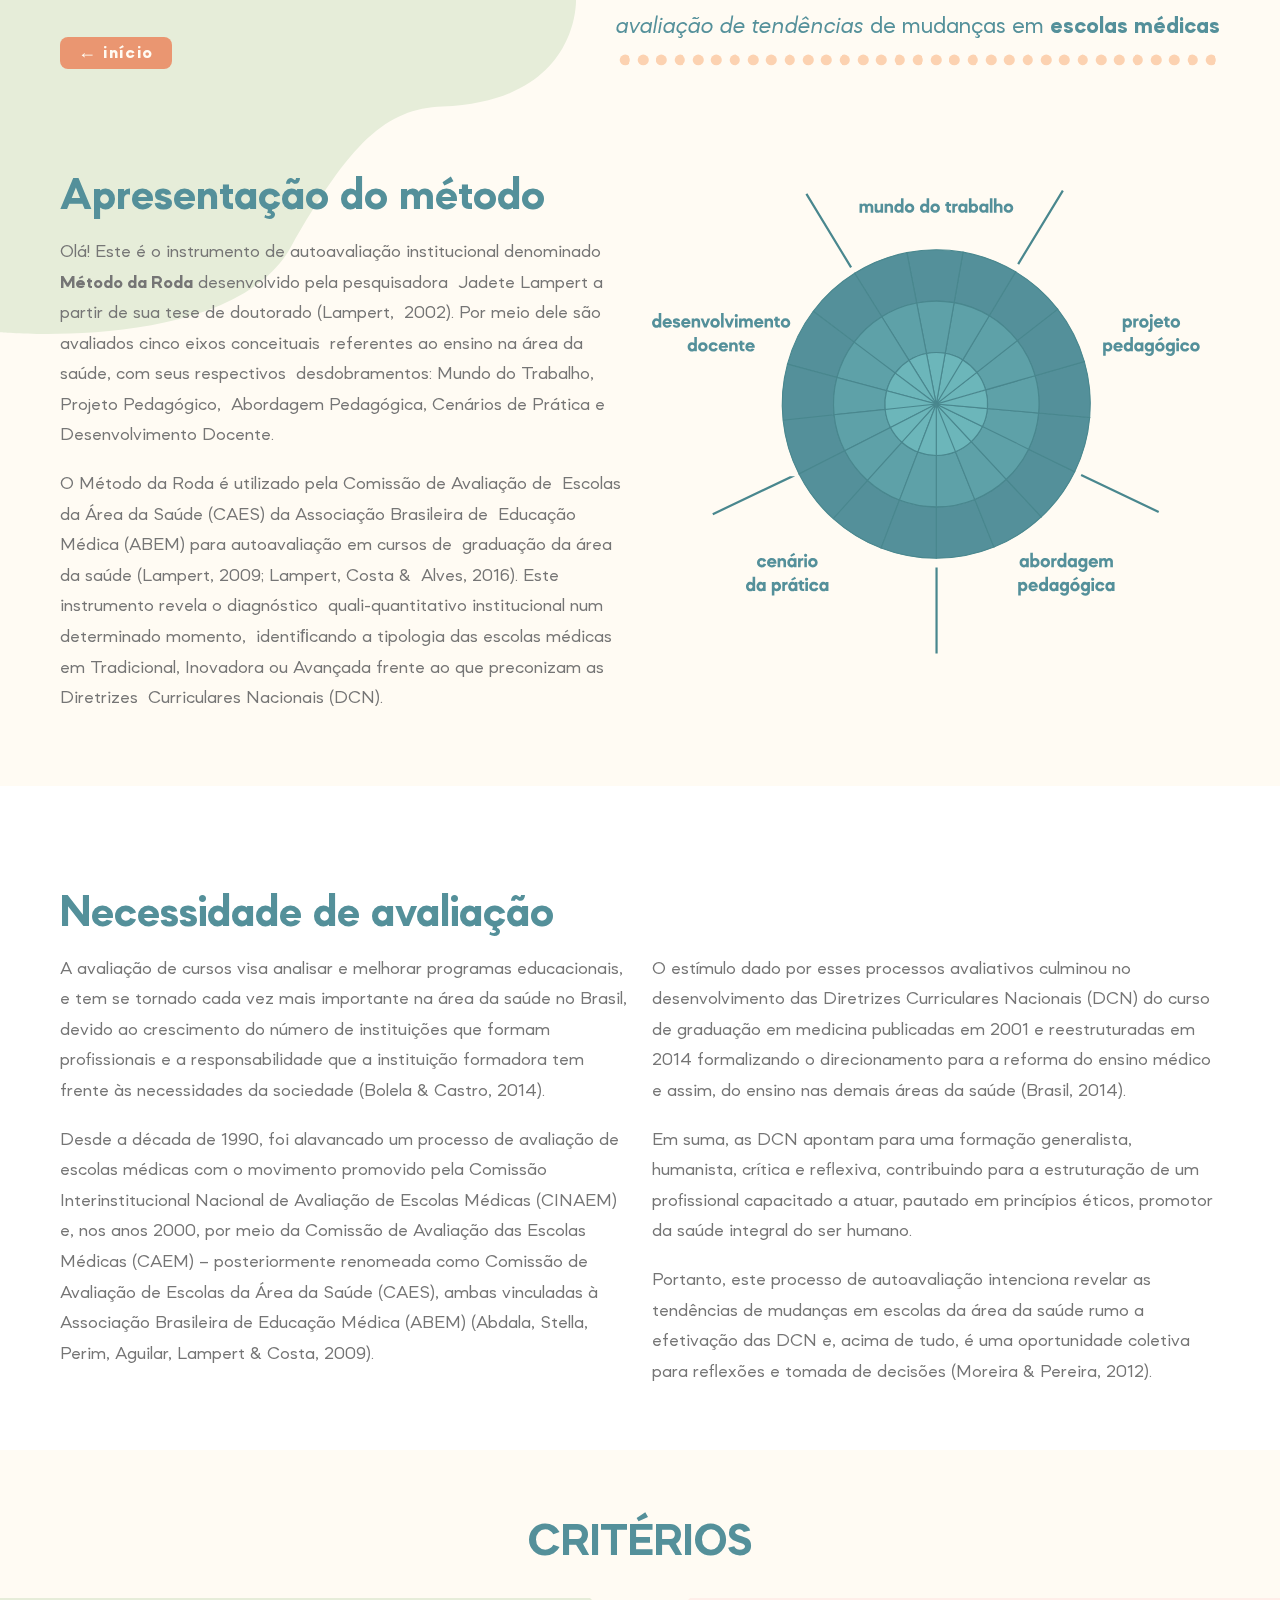
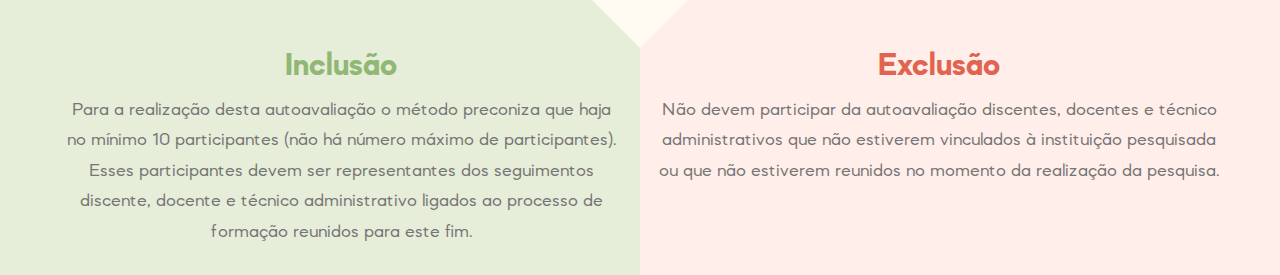
<file: descricao.html>
<!DOCTYPE html>
<html lang="pt-BR">
<head>
	<meta charset="utf-8">
	<meta http-equiv="X-UA-Compatible" content="IE=edge">
	<title>Avaliação de Tendências de Mudanças em Escolas Médicas</title>
	<meta name="viewport" content="width=device-width, initial-scale=1">
	<link rel="stylesheet" href="assets/css/style.css">
</head>
<body>
<main class="container apresentacao">

	<header id="cabecalho">

		<h1 class="marca">
			<span class="n01">Avaliação de Tendências</span> 
			<span class="n02">de mudanças em <strong>escolas médicas</strong></span>
		</h1>


		<a href="index.html" class="voltar botao" aria-label="voltar ao início"><span aria-hidden="true">← início</span></a>

	</header>

	<article>

		<div class="principal">
			
			<div>
				<h2>Apresentação do método</h2>
				<p>Olá! Este é o instrumento de autoavaliação institucional denominado <strong>Método da Roda</strong> desenvolvido pela pesquisadora  Jadete Lampert a partir de sua tese de doutorado (Lampert,  2002). Por meio dele são avaliados cinco eixos conceituais  referentes ao ensino na área da saúde, com seus respectivos  desdobramentos: Mundo do Trabalho, Projeto Pedagógico,  Abordagem Pedagógica, Cenários de Prática e Desenvolvimento Docente.</p>
				<p>O Método da Roda é utilizado pela Comissão de Avaliação de  Escolas da Área da Saúde (CAES) da Associação Brasileira de  Educação Médica (ABEM) para autoavaliação em cursos de  graduação da área da saúde (Lampert, 2009; Lampert, Costa &  Alves, 2016). Este instrumento revela o diagnóstico  quali-quantitativo institucional num determinado momento,  identiﬁcando a tipologia das escolas médicas em Tradicional, Inovadora ou Avançada frente ao que preconizam as Diretrizes  Curriculares Nacionais (DCN).</p>
			</div>

			<div>
				<img src="assets/media/metodo-roda.svg" alt="">
			</div>

		</div>


		<div class="necessidade">
			<h2>Necessidade de avaliação</h2>
			<p>A avaliação de cursos visa analisar e melhorar programas educacionais, e tem se tornado cada vez mais importante na área da saúde no Brasil, devido ao crescimento do número de instituições que formam profissionais e a responsabilidade que a instituição formadora tem frente às necessidades da sociedade (Bolela & Castro, 2014). </p>
			<p>Desde a década de 1990, foi alavancado um processo de avaliação de escolas médicas com o movimento promovido pela Comissão Interinstitucional Nacional de Avaliação de Escolas Médicas (CINAEM) e, nos anos 2000, por meio da Comissão de Avaliação das Escolas Médicas (CAEM) – posteriormente renomeada como Comissão de Avaliação de Escolas da Área da Saúde (CAES), ambas vinculadas à Associação Brasileira de Educação Médica (ABEM) (Abdala, Stella, Perim, Aguilar, Lampert & Costa, 2009).</p>
			<p>O estímulo dado por esses processos avaliativos culminou no desenvolvimento das Diretrizes Curriculares Nacionais (DCN) do curso de graduação em medicina publicadas em 2001 e reestruturadas em 2014 formalizando o direcionamento para a reforma  do ensino médico e assim, do ensino nas demais áreas da saúde (Brasil, 2014).</p>
			<p>Em suma, as DCN apontam para uma formação generalista, humanista, crítica e reflexiva, contribuindo para a estruturação de um profissional capacitado a atuar, pautado em princípios éticos, promotor da saúde integral do ser humano.</p>
			<p>Portanto, este processo de autoavaliação intenciona revelar as tendências de mudanças em escolas da área da saúde rumo a efetivação das DCN e, acima de tudo, é uma oportunidade coletiva para reflexões e tomada de decisões (Moreira & Pereira, 2012).</p>
		</div>


		<div class="criterios">
			<h2>Critérios</h2>

			<div class="inclusao">
				<h3>Inclusão</h3>
				<p>Para a realização desta autoavaliação o método preconiza que haja no mínimo 10 participantes (não há número máximo de participantes). Esses participantes devem ser representantes dos seguimentos discente, docente e técnico administrativo ligados ao processo de formação reunidos para este fim.</p>
			</div>

			<div class="exclusao">
				<h3>Exclusão</h3>
				<p>Não devem participar da autoavaliação discentes, docentes e técnico administrativos que não estiverem vinculados à instituição pesquisada ou que não estiverem reunidos no momento da realização da pesquisa.</p>
			</div>
		</div>

	</article>
	
</main>






<!-- nota -->
<div class="modal" data-nota="1" aria-hidden="true" aria-label="Caixa de informação 1" aria-describedby="explicaNota" role="dialog">
    <div role="document">
    	<h2>Dra. Maria Goretti Queiroz</h2>
    	<p>Lorem ipsum dolor sit amet, consectetur adipisicing elit. Labore maxime est, eum facere laborum dolorum ea natus nisi dicta fuga veritatis autem itaque fugit, ullam vero ducimus, aliquam, recusandae iste?</p>

    	<button class="fechar_nota" title="Fechar"><span aria-hidden="true">&times;</span></button>
    </div>
</div>

<div id="explicaNota">Caixa de informação. Aperte ESC para sair ou clique no botão Fechar.</div>
<div class="modalOverlay" tabindex="-1"></div>	

<script src="https://cdnjs.cloudflare.com/ajax/libs/jquery/3.4.1/jquery.min.js"></script>
<script src="assets/js/loader.js"></script>	
<script src="assets/js/app.js"></script>	
</body>
</html>
</file>
<file: assets/css/style.css>
@charset "UTF-8";
/*! normalize.css v8.0.1 | MIT License | github.com/necolas/normalize.css */
/* Document
   ========================================================================== */
/**
 * 1. Correct the line height in all browsers.
 * 2. Prevent adjustments of font size after orientation changes in iOS.
 */
html {
  line-height: 1.15;
  /* 1 */
  -webkit-text-size-adjust: 100%;
  /* 2 */
}

/* Sections
   ========================================================================== */
/**
 * Remove the margin in all browsers.
 */
body {
  margin: 0;
}

/**
 * Render the `main` element consistently in IE.
 */
main {
  display: block;
}

/**
 * Correct the font size and margin on `h1` elements within `section` and
 * `article` contexts in Chrome, Firefox, and Safari.
 */
h1 {
  font-size: 2em;
  margin: 0.67em 0;
}

/* Grouping content
   ========================================================================== */
/**
 * 1. Add the correct box sizing in Firefox.
 * 2. Show the overflow in Edge and IE.
 */
hr {
  box-sizing: content-box;
  /* 1 */
  height: 0;
  /* 1 */
  overflow: visible;
  /* 2 */
}

/**
 * 1. Correct the inheritance and scaling of font size in all browsers.
 * 2. Correct the odd `em` font sizing in all browsers.
 */
pre {
  font-family: monospace, monospace;
  /* 1 */
  font-size: 1em;
  /* 2 */
}

/* Text-level semantics
   ========================================================================== */
/**
 * Remove the gray background on active links in IE 10.
 */
a {
  background-color: transparent;
}

/**
 * 1. Remove the bottom border in Chrome 57-
 * 2. Add the correct text decoration in Chrome, Edge, IE, Opera, and Safari.
 */
abbr[title] {
  border-bottom: none;
  /* 1 */
  text-decoration: underline;
  /* 2 */
  text-decoration: underline dotted;
  /* 2 */
}

/**
 * Add the correct font weight in Chrome, Edge, and Safari.
 */
b,
strong {
  font-weight: bolder;
}

/**
 * 1. Correct the inheritance and scaling of font size in all browsers.
 * 2. Correct the odd `em` font sizing in all browsers.
 */
code,
kbd,
samp {
  font-family: monospace, monospace;
  /* 1 */
  font-size: 1em;
  /* 2 */
}

/**
 * Add the correct font size in all browsers.
 */
small {
  font-size: 80%;
}

/**
 * Prevent `sub` and `sup` elements from affecting the line height in
 * all browsers.
 */
sub,
sup {
  font-size: 75%;
  line-height: 0;
  position: relative;
  vertical-align: baseline;
}

sub {
  bottom: -0.25em;
}

sup {
  top: -0.5em;
}

/* Embedded content
   ========================================================================== */
/**
 * Remove the border on images inside links in IE 10.
 */
img {
  border-style: none;
}

/* Forms
   ========================================================================== */
/**
 * 1. Change the font styles in all browsers.
 * 2. Remove the margin in Firefox and Safari.
 */
button,
input,
optgroup,
select,
textarea {
  font-family: inherit;
  /* 1 */
  font-size: 100%;
  /* 1 */
  line-height: 1.15;
  /* 1 */
  margin: 0;
  /* 2 */
}

/**
 * Show the overflow in IE.
 * 1. Show the overflow in Edge.
 */
button,
input {
  /* 1 */
  overflow: visible;
}

/**
 * Remove the inheritance of text transform in Edge, Firefox, and IE.
 * 1. Remove the inheritance of text transform in Firefox.
 */
button,
select {
  /* 1 */
  text-transform: none;
}

/**
 * Correct the inability to style clickable types in iOS and Safari.
 */
button,
[type=button],
[type=reset],
[type=submit] {
  -webkit-appearance: button;
}

/**
 * Remove the inner border and padding in Firefox.
 */
button::-moz-focus-inner,
[type=button]::-moz-focus-inner,
[type=reset]::-moz-focus-inner,
[type=submit]::-moz-focus-inner {
  border-style: none;
  padding: 0;
}

/**
 * Restore the focus styles unset by the previous rule.
 */
button:-moz-focusring,
[type=button]:-moz-focusring,
[type=reset]:-moz-focusring,
[type=submit]:-moz-focusring {
  outline: 1px dotted ButtonText;
}

/**
 * Correct the padding in Firefox.
 */
fieldset {
  padding: 0.35em 0.75em 0.625em;
}

/**
 * 1. Correct the text wrapping in Edge and IE.
 * 2. Correct the color inheritance from `fieldset` elements in IE.
 * 3. Remove the padding so developers are not caught out when they zero out
 *    `fieldset` elements in all browsers.
 */
legend {
  box-sizing: border-box;
  /* 1 */
  color: inherit;
  /* 2 */
  display: table;
  /* 1 */
  max-width: 100%;
  /* 1 */
  padding: 0;
  /* 3 */
  white-space: normal;
  /* 1 */
}

/**
 * Add the correct vertical alignment in Chrome, Firefox, and Opera.
 */
progress {
  vertical-align: baseline;
}

/**
 * Remove the default vertical scrollbar in IE 10+.
 */
textarea {
  overflow: auto;
}

/**
 * 1. Add the correct box sizing in IE 10.
 * 2. Remove the padding in IE 10.
 */
[type=checkbox],
[type=radio] {
  box-sizing: border-box;
  /* 1 */
  padding: 0;
  /* 2 */
}

/**
 * Correct the cursor style of increment and decrement buttons in Chrome.
 */
[type=number]::-webkit-inner-spin-button,
[type=number]::-webkit-outer-spin-button {
  height: auto;
}

/**
 * 1. Correct the odd appearance in Chrome and Safari.
 * 2. Correct the outline style in Safari.
 */
[type=search] {
  -webkit-appearance: textfield;
  /* 1 */
  outline-offset: -2px;
  /* 2 */
}

/**
 * Remove the inner padding in Chrome and Safari on macOS.
 */
[type=search]::-webkit-search-decoration {
  -webkit-appearance: none;
}

/**
 * 1. Correct the inability to style clickable types in iOS and Safari.
 * 2. Change font properties to `inherit` in Safari.
 */
::-webkit-file-upload-button {
  -webkit-appearance: button;
  /* 1 */
  font: inherit;
  /* 2 */
}

/* Interactive
   ========================================================================== */
/*
 * Add the correct display in Edge, IE 10+, and Firefox.
 */
details {
  display: block;
}

/*
 * Add the correct display in all browsers.
 */
summary {
  display: list-item;
}

/* Misc
   ========================================================================== */
/**
 * Add the correct display in IE 10+.
 */
template {
  display: none;
}

/**
 * Add the correct display in IE 10.
 */
[hidden] {
  display: none;
}

* {
  box-sizing: border-box;
}

@font-face {
  font-family: "Mazzard M";
  src: url("../fonts/subset-MazzardM-BoldItalic.woff2") format("woff2"), url("../fonts/subset-MazzardM-BoldItalic.woff") format("woff");
  font-weight: bold;
  font-style: italic;
}
@font-face {
  font-family: "Mazzard M";
  src: url("../fonts/subset-MazzardM-Medium.woff2") format("woff2"), url("../fonts/subset-MazzardM-Medium.woff") format("woff");
  font-weight: 500;
  font-style: normal;
}
@font-face {
  font-family: "Mazzard M";
  src: url("../fonts/subset-MazzardM-MediumItalic.woff2") format("woff2"), url("../fonts/subset-MazzardM-MediumItalic.woff") format("woff");
  font-weight: 500;
  font-style: italic;
}
@font-face {
  font-family: "Mazzard M";
  src: url("../fonts/subset-MazzardM-Regular.woff2") format("woff2"), url("../fonts/subset-MazzardM-Regular.woff") format("woff");
  font-weight: normal;
  font-style: normal;
}
@font-face {
  font-family: "Mazzard M";
  src: url("../fonts/subset-MazzardM-Italic.woff2") format("woff2"), url("../fonts/subset-MazzardM-Italic.woff") format("woff");
  font-weight: normal;
  font-style: italic;
}
@font-face {
  font-family: "Mazzard M";
  src: url("../fonts/subset-MazzardM-Bold.woff2") format("woff2"), url("../fonts/subset-MazzardM-Bold.woff") format("woff");
  font-weight: bold;
  font-style: normal;
}
@-webkit-keyframes tornarVisivel {
  0% {
    opacity: 0;
  }
  100% {
    opacity: 1;
  }
}
@-moz-keyframes tornarVisivel {
  0% {
    opacity: 0;
  }
  100% {
    opacity: 1;
  }
}
@keyframes tornarVisivel {
  0% {
    opacity: 0;
  }
  100% {
    opacity: 1;
  }
}
@-webkit-keyframes sobe {
  0% {
    -webkit-transform: translate(0, 2rem);
  }
  100% {
    -webkit-transform: translate(0, 0em);
  }
}
@-moz-keyframes sobe {
  0% {
    -moz-transform: translate(0, 2rem);
  }
  100% {
    -moz-transform: translate(0, 0em);
  }
}
@keyframes sobe {
  0% {
    -webkit-transform: translate(0, 2rem);
    -moz-transform: translate(0, 2rem);
    -ms-transform: translate(0, 2rem);
    -o-transform: translate(0, 2rem);
    transform: translate(0, 2rem);
  }
  100% {
    -webkit-transform: translate(0, 0em);
    -moz-transform: translate(0, 0em);
    -ms-transform: translate(0, 0em);
    -o-transform: translate(0, 0em);
    transform: translate(0, 0em);
  }
}
@-webkit-keyframes paraEsquerda {
  0% {
    -webkit-transform: translate(2em, 0);
  }
  100% {
    -webkit-transform: translate(0, 0);
  }
}
@-moz-keyframes paraEsquerda {
  0% {
    -moz-transform: translate(2em, 0);
  }
  100% {
    -moz-transform: translate(0, 0);
  }
}
@keyframes paraEsquerda {
  0% {
    -webkit-transform: translate(2em, 0);
    -moz-transform: translate(2em, 0);
    -ms-transform: translate(2em, 0);
    -o-transform: translate(2em, 0);
    transform: translate(2em, 0);
  }
  100% {
    -webkit-transform: translate(0, 0);
    -moz-transform: translate(0, 0);
    -ms-transform: translate(0, 0);
    -o-transform: translate(0, 0);
    transform: translate(0, 0);
  }
}
@-webkit-keyframes nomesurge {
  0% {
    opacity: 0;
    -webkit-transform: translate(-50%, -100%) scale(0.6);
  }
  100% {
    opacity: 1;
    -webkit-transform: translate(-50%, -100%) scale(1);
  }
}
@-moz-keyframes nomesurge {
  0% {
    opacity: 0;
    -moz-transform: translate(-50%, -100%) scale(0.6);
  }
  100% {
    opacity: 1;
    -moz-transform: translate(-50%, -100%) scale(1);
  }
}
@keyframes nomesurge {
  0% {
    opacity: 0;
    -webkit-transform: translate(-50%, -100%) scale(0.6);
    -moz-transform: translate(-50%, -100%) scale(0.6);
    -ms-transform: translate(-50%, -100%) scale(0.6);
    -o-transform: translate(-50%, -100%) scale(0.6);
    transform: translate(-50%, -100%) scale(0.6);
  }
  100% {
    opacity: 1;
    -webkit-transform: translate(-50%, -100%) scale(1);
    -moz-transform: translate(-50%, -100%) scale(1);
    -ms-transform: translate(-50%, -100%) scale(1);
    -o-transform: translate(-50%, -100%) scale(1);
    transform: translate(-50%, -100%) scale(1);
  }
}
.apresentacao .processos ol li div strong {
  text-shadow: 1px 1px 0 rgba(0, 0, 0, 0.1);
}

a.botao, button.botao {
  letter-spacing: 0.09em;
}

a.botao, button.botao {
  border-radius: 8px;
}

.escondido {
  display: none;
}

#fakeloader-overlay {
  opacity: 0;
  top: 0px;
  left: 0px;
  position: fixed;
  background-color: rgba(0, 0, 0, 0.8);
  height: 100%;
  width: 100%;
  z-index: 9998;
  -webkit-transition: opacity 0.2s linear;
  -moz-transition: opacity 0.2s linear;
  transition: opacity 0.2s linear;
}

#fakeloader-overlay.visible {
  opacity: 1;
}

#fakeloader-overlay.hidden {
  opacity: 0;
  height: 0px;
  width: 0px;
  z-index: -10000;
}

#fakeloader-overlay .loader-wrapper-outer {
  background-color: transparent;
  z-index: 9999;
  margin: auto;
  width: 100%;
  height: 100%;
  overflow: hidden;
  display: table;
  text-align: center;
  vertical-align: middle;
}

#fakeloader-overlay .loader-wrapper-inner {
  display: table-cell;
  vertical-align: middle;
}

#fakeloader-overlay .loader {
  margin: auto;
  font-size: 10px;
  position: relative;
  text-indent: -9999em;
  border-top: 8px solid #EA9671;
  border-right: 8px solid #EA9671;
  border-bottom: 8px solid #EA9671;
  border-left: 8px solid rgba(234, 150, 113, 0.5);
  -webkit-transform: translateZ(0);
  -ms-transform: translateZ(0);
  transform: translateZ(0);
  -webkit-animation: fakeloader 1.1s infinite linear;
  animation: fakeloader 1.1s infinite linear;
}

#fakeloader-overlay .loader, #fakeloader-overlay .loader:after {
  border-radius: 50%;
  width: 50px;
  height: 50px;
}

@-webkit-keyframes fakeloader {
  0% {
    -webkit-transform: rotate(0deg);
    transform: rotate(0deg);
  }
  100% {
    -webkit-transform: rotate(360deg);
    transform: rotate(360deg);
  }
}
@keyframes fakeloader {
  0% {
    -webkit-transform: rotate(0deg);
    transform: rotate(0deg);
  }
  100% {
    -webkit-transform: rotate(360deg);
    transform: rotate(360deg);
  }
}
body, html {
  overflow-x: hidden;
}

body {
  font-size: 18px;
  line-height: 1.5;
  font-family: "Mazzard M", Verdana, Geneva, sans-serif;
  font-weight: normal;
  font-style: normal;
  line-height: 1.7;
  position: relative;
  color: #757575;
  background: #FFFBF3 url("../media/blob_bg.svg") no-repeat left top/45% auto;
}

/****************************************
 * MARCA *
 ****************************************/
h1.marca {
  color: #54909A;
  text-transform: lowercase;
  font-weight: normal;
  line-height: 1;
  background-image: url("../media/bolinha_pattern.svg");
  background-position: center bottom;
  background-repeat: space no-repeat;
  background-size: 18px;
  padding-bottom: 30px;
  font-size: 1.3em;
}
h1.marca .n01 {
  font-style: italic;
  font-size: 1em;
}
h1.marca .n02 {
  font-size: 1em;
}

/****************************************
 * BOTAO *
 ****************************************/
a.botao, button.botao {
  -webkit-appearance: none;
  -moz-appearance: none;
  -ms-appearance: none;
  -o-appearance: none;
  appearance: none;
  border: 0;
  background: #EA9671;
  font-weight: bold;
  text-transform: lowercase;
  color: #FFFBF3;
  line-height: 1;
  font-size: 1em;
  padding: 0.4em 1em;
  cursor: pointer;
  text-decoration: none;
  white-space: nowrap;
  -webkit-transition: background 0.2s ease-in-out, padding 0.2s ease-in-out;
  -moz-transition: background 0.2s ease-in-out, padding 0.2s ease-in-out;
  transition: background 0.2s ease-in-out, padding 0.2s ease-in-out;
}
a.botao:hover, a.botao:focus, button.botao:hover, button.botao:focus {
  background: #91B774;
  padding: 0.4em 1.2em;
  outline: none;
}
a.botao.grande, button.botao.grande {
  font-size: 1.6em;
}

/****************************************
 * CONTAINER QUE ENVOLVE MATERIAL *
 ****************************************/
.container {
  width: 100%;
  max-width: 1180px;
  margin-left: auto;
  margin-right: auto;
  padding: 0 10px;
  position: relative;
}
@media (max-width: 1180px) {
  .container {
    max-width: 100%;
  }
}

/****************************************
 * CABECALHO *
 ****************************************/
#cabecalho {
  width: 100%;
  display: -webkit-box;
  display: -moz-box;
  display: box;
  display: -webkit-flex;
  display: -moz-flex;
  display: -ms-flexbox;
  display: flex;
  -webkit-box-align: end;
  -moz-box-align: end;
  box-align: end;
  -webkit-align-items: flex-end;
  -moz-align-items: flex-end;
  -ms-align-items: flex-end;
  -o-align-items: flex-end;
  align-items: flex-end;
  -ms-flex-align: end;
  -webkit-box-pack: justify;
  -moz-box-pack: justify;
  box-pack: justify;
  -webkit-justify-content: space-between;
  -moz-justify-content: space-between;
  -ms-justify-content: space-between;
  -o-justify-content: space-between;
  justify-content: space-between;
  -ms-flex-pack: justify;
  margin-bottom: 3em;
  position: relative;
  z-index: 2;
}
#cabecalho h1 {
  margin-bottom: 0;
  -webkit-box-ordinal-group: 2;
  -moz-box-ordinal-group: 2;
  box-ordinal-group: 2;
  -webkit-order: 2;
  -moz-order: 2;
  order: 2;
  -ms-flex-order: 2;
}
#cabecalho a.voltar {
  -webkit-box-ordinal-group: 1;
  -moz-box-ordinal-group: 1;
  box-ordinal-group: 1;
  -webkit-order: 1;
  -moz-order: 1;
  order: 1;
  -ms-flex-order: 1;
}

/****************************************
 * FORMATACAO DE TEXTO *
 ****************************************/
a {
  color: #7ca959;
  outline: none;
}

hr {
  width: 100%;
  background: #E6EDD9;
  height: 4px;
  border-radius: 100px;
  margin: 4em 0;
  padding: 0;
  border: 0;
  display: block;
}

p {
  margin-top: 0;
}

/****************************************
 * NOTA *
 ****************************************/
button.nota {
  -webkit-appearance: none;
  -moz-appearance: none;
  -ms-appearance: none;
  -o-appearance: none;
  appearance: none;
  padding: 0;
  border: none;
  width: 20px;
  height: 20px;
  font-size: 14px;
  line-height: 20px;
  background: #EA9671;
  color: #FFFBF3;
  text-align: center;
  display: inline-block;
  vertical-align: middle;
  border: 0;
  border-radius: 50%;
  font-weight: bold;
  cursor: pointer;
  -webkit-transition: -webkit-transform 0.1s ease-in-out, background 0.1s ease-in-out;
  -moz-transition: -moz-transform 0.1s ease-in-out, background 0.1s ease-in-out;
  transition: transform 0.1s ease-in-out, background 0.1s ease-in-out;
}
button.nota:before {
  content: "i";
  font-family: serif;
  display: inline-block;
}
button.nota:hover, button.nota:focus {
  background: #54909A;
  -webkit-transform: scale(1.1);
  -moz-transform: scale(1.1);
  -ms-transform: scale(1.1);
  -o-transform: scale(1.1);
  transform: scale(1.1);
}

.modalOverlay {
  width: 100%;
  height: 100%;
  z-index: 10;
  background-color: black;
  opacity: 0.7;
  position: fixed;
  top: 0;
  left: 0;
  display: none;
  margin: 0;
  padding: 0;
}

.modal {
  width: 500px;
  max-width: 98%;
  max-height: 98vh;
  margin: 0 auto;
  overflow-y: auto;
  padding: 1.5em;
  border: 0;
  background-color: white;
  z-index: 11;
  box-shadow: 0 0 20px rgba(0, 0, 0, 0.4);
  position: fixed;
  top: 50%;
  left: 50%;
  -webkit-transform: translate(-50%, -50%);
  -moz-transform: translate(-50%, -50%);
  -ms-transform: translate(-50%, -50%);
  -o-transform: translate(-50%, -50%);
  transform: translate(-50%, -50%);
  display: none;
}
.modal div[role=document] {
  position: relative;
  font-size: 0.9em;
}
.modal div[role=document] h2 {
  margin: 0;
}
.modal div[role=document] p {
  margin-bottom: 0;
}
.modal div[role=document] h2 + p {
  margin-top: 0;
}
.modal div[role=document] button {
  font-size: 40px;
  color: #757575;
  position: absolute;
  right: -22px;
  top: -22px;
  width: 27px;
  height: 27px;
  line-height: 27px;
  text-align: center;
  padding: 0;
  background: none;
  border: none;
}
.modal div[role=document] button span {
  width: 27px;
  height: 27px;
  line-height: 27px;
  overflow: hidden;
}

#explicaNota {
  position: absolute;
  width: 0;
  height: 0;
  visibility: hidden;
  overflow: hidden;
  opacity: 0;
}

#portal {
  width: 100%;
  height: 100vh;
  min-height: 500px;
  display: -webkit-box;
  display: -moz-box;
  display: box;
  display: -webkit-flex;
  display: -moz-flex;
  display: -ms-flexbox;
  display: flex;
  -webkit-box-orient: vertical;
  -moz-box-orient: vertical;
  box-orient: vertical;
  -webkit-box-direction: normal;
  -moz-box-direction: normal;
  box-direction: normal;
  -webkit-flex-direction: column;
  -moz-flex-direction: column;
  flex-direction: column;
  -ms-flex-direction: column;
  -webkit-box-pack: center;
  -moz-box-pack: center;
  box-pack: center;
  -webkit-justify-content: center;
  -moz-justify-content: center;
  -ms-justify-content: center;
  -o-justify-content: center;
  justify-content: center;
  -ms-flex-pack: center;
  -webkit-box-align: center;
  -moz-box-align: center;
  box-align: center;
  -webkit-align-items: center;
  -moz-align-items: center;
  -ms-align-items: center;
  -o-align-items: center;
  align-items: center;
  -ms-flex-align: center;
  position: relative;
  text-decoration: none;
  background: url("../media/blob_bg2.svg") no-repeat right bottom/45% auto;
}
#portal h1.marca {
  background-size: 24px;
  font-size: 2.1em;
}
#portal h1.marca .n01 {
  display: block;
  font-size: 1.4em;
  padding: 0 5px;
}
#portal h1.marca .n02 {
  font-size: 0.8em;
  padding: 0 5px;
}
#portal a.ficha {
  position: absolute;
  bottom: 60px;
  left: 50%;
  display: block;
  font-size: 1.45em;
  text-transform: lowercase;
  font-weight: bold;
  text-decoration: none;
  color: #54909A;
  text-align: center;
  -webkit-transform: translateX(-50%);
  -moz-transform: translateX(-50%);
  -ms-transform: translateX(-50%);
  -o-transform: translateX(-50%);
  transform: translateX(-50%);
  -webkit-transition: color 0.2s ease-in-out;
  -moz-transition: color 0.2s ease-in-out;
  transition: color 0.2s ease-in-out;
}
#portal a.ficha:after {
  content: "〉";
  color: #EA9671;
  font-size: 2em;
  -webkit-transform: rotate(90deg);
  -moz-transform: rotate(90deg);
  -ms-transform: rotate(90deg);
  -o-transform: rotate(90deg);
  transform: rotate(90deg);
  line-height: 1.25;
  display: block;
  height: 41px;
  width: 18px;
  left: 50%;
  bottom: -26px;
  font-size: 40px;
  position: absolute;
  margin-left: -8px;
  -webkit-transition: bottom 0.2s ease-in-out;
  -moz-transition: bottom 0.2s ease-in-out;
  transition: bottom 0.2s ease-in-out;
}
#portal a.ficha:hover, #portal a.ficha:focus {
  color: #91B774;
}
#portal a.ficha:hover:after, #portal a.ficha:focus:after {
  bottom: -30px;
}

#ficha {
  min-height: 100vh;
  background: white;
  padding-bottom: 3em;
}
#ficha header {
  background: #E6EDD9;
  text-align: center;
  font-size: 0.8em;
  padding: 2em 10px;
}
#ficha .container {
  display: -webkit-box;
  display: -moz-box;
  display: box;
  display: -webkit-flex;
  display: -moz-flex;
  display: -ms-flexbox;
  display: flex;
  -webkit-box-lines: multiple;
  -moz-box-lines: multiple;
  box-lines: multiple;
  -webkit-flex-wrap: wrap;
  -moz-flex-wrap: wrap;
  -ms-flex-wrap: wrap;
  flex-wrap: wrap;
  -webkit-box-pack: justify;
  -moz-box-pack: justify;
  box-pack: justify;
  -webkit-justify-content: space-between;
  -moz-justify-content: space-between;
  -ms-justify-content: space-between;
  -o-justify-content: space-between;
  justify-content: space-between;
  -ms-flex-pack: justify;
  margin-top: 1em;
}
#ficha .container h3 {
  color: #54909A;
  text-transform: uppercase;
  color: #54909A;
}
#ficha .container dl {
  margin-bottom: 3em;
  width: 48%;
}
#ficha .container dl dt {
  font-weight: bold;
  margin-top: 1.5em;
  text-transform: uppercase;
}
#ficha .container dl dd {
  margin: 0;
}
@media (max-width: 680px) {
  #ficha .container dl {
    width: 100%;
  }
}
#ficha .container .catalografica {
  width: 100%;
  max-width: 800px;
  font-size: 0.8em;
  border: 1px solid #EA9671;
  margin: 2em auto 0;
}
#ficha .container .catalografica img {
  width: 100%;
  height: auto;
}
#ficha .container .catalografica p {
  margin: 0 0 20px;
}
#ficha .container .catalografica .titulo {
  position: relative;
  width: 100%;
  font-size: 1.1em;
  border-bottom: 1px solid;
  padding: 10px 25px;
  background: #EA9671;
  color: white;
  font-weight: bold;
  text-align: center;
}
#ficha .container .catalografica .codigo {
  position: relative;
  width: 10%;
  float: left;
  padding: 25px 0px 25px 25px;
  font-size: 1.1em;
}
#ficha .container .catalografica .dados {
  position: relative;
  width: 88%;
  float: right;
  text-align: left;
  padding: 25px 25px 25px 0;
}
#ficha .container .catalografica .dados .cdu {
  text-align: right;
}
#ficha .container .catalografica:after {
  content: "";
  display: table;
  clear: both;
}
#ficha .container .catalografica + .biblio-responsavel {
  text-align: center;
  margin-top: 0.5em;
}

.apresentacao h2 {
  color: #54909A;
  font-size: 2.5em;
  margin-bottom: 0;
}
.apresentacao .principal {
  padding-bottom: 3em;
  display: -webkit-box;
  display: -moz-box;
  display: box;
  display: -webkit-flex;
  display: -moz-flex;
  display: -ms-flexbox;
  display: flex;
  -webkit-box-lines: multiple;
  -moz-box-lines: multiple;
  box-lines: multiple;
  -webkit-flex-wrap: wrap;
  -moz-flex-wrap: wrap;
  -ms-flex-wrap: wrap;
  flex-wrap: wrap;
  -webkit-box-pack: justify;
  -moz-box-pack: justify;
  box-pack: justify;
  -webkit-justify-content: space-between;
  -moz-justify-content: space-between;
  -ms-justify-content: space-between;
  -o-justify-content: space-between;
  justify-content: space-between;
  -ms-flex-pack: justify;
  -webkit-box-align: center;
  -moz-box-align: center;
  box-align: center;
  -webkit-align-items: center;
  -moz-align-items: center;
  -ms-align-items: center;
  -o-align-items: center;
  align-items: center;
  -ms-flex-align: center;
}
.apresentacao .principal > div {
  width: 49%;
}
.apresentacao .necessidade {
  padding-top: 3em;
  padding-bottom: 3em;
  position: relative;
  background: white;
  position: relative;
  background: white;
  column-count: 2;
  column-gap: 2%;
  orphans: 2;
}
.apresentacao .necessidade > * {
  position: relative;
}
.apresentacao .necessidade:before {
  content: "";
  width: 105vw;
  height: 100%;
  position: absolute;
  top: 0;
  left: 50%;
  display: block;
  background: white;
  -webkit-transform: translateX(-50%);
  -moz-transform: translateX(-50%);
  -ms-transform: translateX(-50%);
  -o-transform: translateX(-50%);
  transform: translateX(-50%);
}
.apresentacao .necessidade h2 {
  column-span: all;
}
.apresentacao .criterios {
  padding-top: 1em;
  text-align: center;
  display: -webkit-box;
  display: -moz-box;
  display: box;
  display: -webkit-flex;
  display: -moz-flex;
  display: -ms-flexbox;
  display: flex;
  -webkit-box-lines: multiple;
  -moz-box-lines: multiple;
  box-lines: multiple;
  -webkit-flex-wrap: wrap;
  -moz-flex-wrap: wrap;
  -ms-flex-wrap: wrap;
  flex-wrap: wrap;
  -webkit-box-pack: center;
  -moz-box-pack: center;
  box-pack: center;
  -webkit-justify-content: center;
  -moz-justify-content: center;
  -ms-justify-content: center;
  -o-justify-content: center;
  justify-content: center;
  -ms-flex-pack: center;
}
.apresentacao .criterios h2 {
  text-transform: uppercase;
  width: 100%;
  margin-bottom: 1rem;
}
.apresentacao .criterios .inclusao, .apresentacao .criterios .exclusao {
  padding: 0.5em 1em;
  position: relative;
}
.apresentacao .criterios .inclusao h3, .apresentacao .criterios .exclusao h3 {
  margin-bottom: 0;
}
.apresentacao .criterios .inclusao {
  background: #E6EDD9;
  width: 50%;
  padding-left: 0;
}
.apresentacao .criterios .inclusao:before, .apresentacao .criterios .inclusao:after {
  content: "";
  position: absolute;
  top: 0;
}
.apresentacao .criterios .inclusao:before {
  background: #E6EDD9;
  display: block;
  width: 50vw;
  height: 100%;
  left: 0;
  -webkit-transform: translateX(-100%);
  -moz-transform: translateX(-100%);
  -ms-transform: translateX(-100%);
  -o-transform: translateX(-100%);
  transform: translateX(-100%);
}
.apresentacao .criterios .inclusao:after {
  width: 0;
  height: 0;
  border-left: 50px solid transparent;
  border-right: 50px solid transparent;
  border-top: 50px solid #FFFBF3;
  right: -50px;
  z-index: 1;
}
.apresentacao .criterios .inclusao h3 {
  color: #91B774;
  font-size: 1.8em;
}
.apresentacao .criterios .exclusao {
  background: #FFEEE9;
  width: 50%;
  padding-right: 0;
}
.apresentacao .criterios .exclusao:before {
  content: "";
  background: #FFEEE9;
  display: block;
  width: 50vw;
  height: 100%;
  position: absolute;
  right: 0;
  -webkit-transform: translateX(100%);
  -moz-transform: translateX(100%);
  -ms-transform: translateX(100%);
  -o-transform: translateX(100%);
  transform: translateX(100%);
  top: 0;
}
.apresentacao .criterios .exclusao h3 {
  color: #e06450;
  font-size: 1.8em;
}
.apresentacao .processos {
  padding-top: 3em;
  padding-bottom: 3em;
  position: relative;
  background: white;
  position: relative;
  background: white;
  display: -webkit-box;
  display: -moz-box;
  display: box;
  display: -webkit-flex;
  display: -moz-flex;
  display: -ms-flexbox;
  display: flex;
  -webkit-box-lines: multiple;
  -moz-box-lines: multiple;
  box-lines: multiple;
  -webkit-flex-wrap: wrap;
  -moz-flex-wrap: wrap;
  -ms-flex-wrap: wrap;
  flex-wrap: wrap;
  -webkit-box-pack: justify;
  -moz-box-pack: justify;
  box-pack: justify;
  -webkit-justify-content: space-between;
  -moz-justify-content: space-between;
  -ms-justify-content: space-between;
  -o-justify-content: space-between;
  justify-content: space-between;
  -ms-flex-pack: justify;
  border-bottom: 40px solid #FFFBF3;
}
.apresentacao .processos > * {
  position: relative;
}
.apresentacao .processos:before {
  content: "";
  width: 105vw;
  height: 100%;
  position: absolute;
  top: 0;
  left: 50%;
  display: block;
  background: white;
  -webkit-transform: translateX(-50%);
  -moz-transform: translateX(-50%);
  -ms-transform: translateX(-50%);
  -o-transform: translateX(-50%);
  transform: translateX(-50%);
}
.apresentacao .processos > div {
  width: 49%;
  z-index: 1;
}
.apresentacao .processos ol {
  width: 100%;
  counter-reset: section;
  list-style-type: none;
  padding-left: 40px;
}
.apresentacao .processos ol li {
  position: relative;
  margin: 15px 0 0 0;
  padding-left: 0;
  text-align: left;
}
.apresentacao .processos ol li:first-child {
  margin-top: 0;
}
.apresentacao .processos ol li:before {
  display: block;
  position: absolute;
  top: 0;
  left: -40px;
  color: white;
  background: #EA9671;
  width: 26px;
  height: 26px;
  line-height: 25px;
  font-weight: bold;
  margin-right: 5px;
  text-align: center;
  border-radius: 50%;
  white-space: nowrap;
  font-size: 1em;
  line-height: 1.7rem;
  counter-increment: section;
  content: counter(section);
}
.apresentacao .processos ol li div {
  color: #54909A;
}
.apresentacao .processos ol li div strong {
  color: white;
  background: #54909A;
  padding: 0.15em 0.35em;
  vertical-align: middle;
  letter-spacing: 0.05em;
}
.apresentacao .processos .aviso {
  background: #FFFBF3;
  padding: 1.5em 0 1.5em 1.5em;
  position: relative;
  margin-bottom: 2em;
}
.apresentacao .processos .aviso:before {
  content: "";
  background: #FFFBF3;
  display: block;
  width: 50vw;
  height: 100%;
  position: absolute;
  right: 0;
  -webkit-transform: translateX(100%);
  -moz-transform: translateX(100%);
  -ms-transform: translateX(100%);
  -o-transform: translateX(100%);
  transform: translateX(100%);
  top: 0;
}
.apresentacao .processos button.botao {
  margin-top: 3rem;
}

.grafismo {
  width: 45vw;
  height: auto;
  right: 0;
  position: absolute;
  bottom: 0;
}
.grafismo img {
  vertical-align: bottom;
}

.area-form {
  min-height: 100vh;
}

#progresso-preenchimento {
  position: fixed;
  left: 0;
  bottom: 0;
  width: 100%;
  height: 12px;
  background: #FCD2B1;
}
#progresso-preenchimento .progresso {
  background-color: #EA9671;
  height: 100%;
  transition: width 0.3s ease-in-out;
}
#progresso-preenchimento progress {
  width: 1px;
  height: 1px;
  opacity: 0.01;
}

#formulario {
  position: absolute;
  left: 0;
  top: 0;
  width: 100%;
  min-height: 100%;
  padding: 100px 0;
  display: none;
  -webkit-box-pack: center;
  -moz-box-pack: center;
  box-pack: center;
  -webkit-justify-content: center;
  -moz-justify-content: center;
  -ms-justify-content: center;
  -o-justify-content: center;
  justify-content: center;
  -ms-flex-pack: center;
  -webkit-box-align: center;
  -moz-box-align: center;
  box-align: center;
  -webkit-align-items: center;
  -moz-align-items: center;
  -ms-align-items: center;
  -o-align-items: center;
  align-items: center;
  -ms-flex-align: center;
  -webkit-box-orient: vertical;
  -moz-box-orient: vertical;
  box-orient: vertical;
  -webkit-box-direction: normal;
  -moz-box-direction: normal;
  box-direction: normal;
  -webkit-flex-direction: column;
  -moz-flex-direction: column;
  flex-direction: column;
  -ms-flex-direction: column;
}
#formulario.visivel {
  display: -webkit-box;
  display: -moz-box;
  display: box;
  display: -webkit-flex;
  display: -moz-flex;
  display: -ms-flexbox;
  display: flex;
}
#formulario h1 {
  color: #91B774;
  font-size: 2.4em;
  width: 100%;
  line-height: 1;
  margin-bottom: 10px;
}
#formulario h2 {
  color: #54909A;
  font-size: 2em;
  width: 100%;
  margin-bottom: 10px;
}
#formulario h3, #formulario h2.vetor {
  color: #54909A;
  font-size: 1em;
  width: 100%;
  text-transform: uppercase;
  margin-bottom: 10px;
}
#formulario textarea {
  font-size: 0.9em;
  padding: 1.5em;
  line-height: 1.4;
}
#formulario section {
  width: 800px;
  display: none;
  animation: none 0.6s ease-out 0s 1 normal both;
  animation-name: sobe, tornarVisivel;
}
#formulario section.visivel {
  display: block;
}
#formulario #inscricao-instituicao nav {
  justify-content: flex-end;
}
#formulario input[type=text], #formulario textarea {
  background: white;
  border: 0;
  outline: 2px solid #FCD2B1;
  width: 100%;
  padding: 10px 15px;
  color: #757575;
}
#formulario input[type=text]:focus, #formulario textarea:focus {
  outline-color: #EA9671;
}
#formulario textarea {
  resize: vertical;
}
#formulario input[type=radio]:checked,
#formulario input[type=radio]:not(:checked),
#formulario input[type=checkbox]:checked,
#formulario input[type=checkbox]:not(:checked) {
  position: absolute;
  left: -9999px;
}
#formulario input[type=radio]:checked + p,
#formulario input[type=radio]:not(:checked) + p,
#formulario input[type=checkbox]:checked + p,
#formulario input[type=checkbox]:not(:checked) + p {
  position: relative;
  padding-left: 28px;
  font-style: normal;
  cursor: pointer;
  display: inline-block;
}
#formulario input[type=radio]:checked + p:before,
#formulario input[type=radio]:not(:checked) + p:before,
#formulario input[type=checkbox]:checked + p:before,
#formulario input[type=checkbox]:not(:checked) + p:before {
  content: "";
  position: absolute;
  left: 0;
  top: 2px;
  width: 18px;
  height: 18px;
  border: 1px solid #FCD2B1;
  background: white;
}
#formulario input[type=radio]:checked + p:after,
#formulario input[type=radio]:not(:checked) + p:after,
#formulario input[type=checkbox]:checked + p:after,
#formulario input[type=checkbox]:not(:checked) + p:after {
  content: "";
  width: 12px;
  height: 12px;
  background: #EA9671;
  position: absolute;
  top: 6px;
  left: 4px;
  -webkit-transition: all 0.2s ease;
  transition: all 0.2s ease;
}
#formulario input[type=radio]:not(:checked) + p:after,
#formulario input[type=checkbox]:not(:checked) + p:after {
  opacity: 0;
  -webkit-transform: scale(0);
  transform: scale(0);
}
#formulario input[type=radio]:checked + p:after,
#formulario input[type=checkbox]:checked + p:after {
  opacity: 1;
  -webkit-transform: scale(1);
  transform: scale(1);
}
#formulario input[type=radio]:checked + p,
#formulario input[type=checkbox]:checked + p {
  font-weight: 500;
}
#formulario .grupo {
  width: 100%;
  padding: 0;
  margin: 0;
  -webkit-appearance: none;
  -moz-appearance: none;
  -ms-appearance: none;
  -o-appearance: none;
  appearance: none;
  border: 0;
  outline: 0;
  display: -webkit-box;
  display: -moz-box;
  display: box;
  display: -webkit-flex;
  display: -moz-flex;
  display: -ms-flexbox;
  display: flex;
  -webkit-box-lines: multiple;
  -moz-box-lines: multiple;
  box-lines: multiple;
  -webkit-flex-wrap: wrap;
  -moz-flex-wrap: wrap;
  -ms-flex-wrap: wrap;
  flex-wrap: wrap;
  -webkit-box-pack: justify;
  -moz-box-pack: justify;
  box-pack: justify;
  -webkit-justify-content: space-between;
  -moz-justify-content: space-between;
  -ms-justify-content: space-between;
  -o-justify-content: space-between;
  justify-content: space-between;
  -ms-flex-pack: justify;
}
#formulario .grupo label {
  margin: 0;
  margin-bottom: 2em;
  width: 100%;
}
#formulario .grupo p {
  margin-bottom: 0;
  font-style: italic;
  line-height: 1.4;
}
#formulario .grupo.col-2 > label {
  width: 48%;
}
#formulario .grupo.col-3 > label {
  width: 31%;
}
#formulario .grupo.participantes {
  margin-bottom: 2em;
}
#formulario ul.participantes {
  list-style: none;
  padding-left: 0;
  margin: 0;
}
#formulario ul.participantes li.grupo {
  display: flex;
  justify-content: space-between;
  flex-wrap: nowrap;
  align-items: flex-end;
  animation-name: tornarVisivel, paraEsquerda;
  animation-duration: 0.3s;
  animation-timing-function: ease-out;
  counter-increment: liParticipantes;
}
#formulario ul.participantes li.grupo:not(:last-child) {
  margin-bottom: 2em;
}
#formulario ul.participantes li.grupo:only-child .removerParticipante {
  pointer-events: none;
  visibility: hidden;
}
#formulario ul.participantes li.grupo label {
  margin-bottom: 0;
  margin-right: 1em;
}
#formulario ul.participantes li.grupo .removerParticipante {
  flex-shrink: 0;
  -webkit-appearance: none;
  -moz-appearance: none;
  -ms-appearance: none;
  -o-appearance: none;
  appearance: none;
  padding: 0;
  margin-bottom: 0.5em;
  border: none;
  color: white;
  font-weight: bold;
  line-height: 1;
  width: 1.5em;
  height: 1.5em;
  border-radius: 50%;
  background-color: #EA9671;
}
#formulario .btAddParticipante {
  color: #91B774;
  -webkit-appearance: none;
  -moz-appearance: none;
  -ms-appearance: none;
  -o-appearance: none;
  appearance: none;
  background: none;
  border: 0;
  font-weight: 500;
  cursor: pointer;
  margin-top: 10px;
  margin-bottom: 4em;
  display: block;
}
#formulario .btAddParticipante:hover, #formulario .btAddParticipante:focus {
  text-decoration: underline;
}
#formulario fieldset.grupo label {
  margin-bottom: 10px;
}
#formulario nav {
  display: -webkit-box;
  display: -moz-box;
  display: box;
  display: -webkit-flex;
  display: -moz-flex;
  display: -ms-flexbox;
  display: flex;
  -webkit-box-lines: multiple;
  -moz-box-lines: multiple;
  box-lines: multiple;
  -webkit-flex-wrap: wrap;
  -moz-flex-wrap: wrap;
  -ms-flex-wrap: wrap;
  flex-wrap: wrap;
  -webkit-box-pack: justify;
  -moz-box-pack: justify;
  box-pack: justify;
  -webkit-justify-content: space-between;
  -moz-justify-content: space-between;
  -ms-justify-content: space-between;
  -o-justify-content: space-between;
  justify-content: space-between;
  -ms-flex-pack: justify;
}
#formulario nav button {
  font-size: 1.1em;
  font-weight: 500;
  color: #EA9671;
  width: 100%;
  -webkit-appearance: none;
  -moz-appearance: none;
  -ms-appearance: none;
  -o-appearance: none;
  appearance: none;
  padding: 0;
  margin: 0;
  border: none;
  width: auto;
  height: auto;
  background-color: transparent;
  font-family: inherit;
}
#formulario nav button:focus, #formulario nav button:hover {
  text-decoration: underline;
}
#formulario nav button[disabled] {
  opacity: 0.3;
  pointer-events: none;
}
#formulario nav button:hover {
  cursor: pointer;
}
#formulario nav button#bt-resultado {
  color: #7ca959;
}
#formulario nav #status-participantes {
  text-align: center;
  font-style: italic;
  color: #e06450;
  margin-bottom: 0;
}

#resultado {
  display: none;
  position: absolute;
  left: 0;
  top: 0;
  width: 100%;
  min-height: 100%;
  padding: 100px 0;
  display: none;
  -webkit-box-pack: center;
  -moz-box-pack: center;
  box-pack: center;
  -webkit-justify-content: center;
  -moz-justify-content: center;
  -ms-justify-content: center;
  -o-justify-content: center;
  justify-content: center;
  -ms-flex-pack: center;
  -webkit-box-align: center;
  -moz-box-align: center;
  box-align: center;
  -webkit-align-items: center;
  -moz-align-items: center;
  -ms-align-items: center;
  -o-align-items: center;
  align-items: center;
  -ms-flex-align: center;
}
@media screen {
  #resultado .print {
    display: none;
  }
}
#resultado.visivel {
  display: -webkit-box;
  display: -moz-box;
  display: box;
  display: -webkit-flex;
  display: -moz-flex;
  display: -ms-flexbox;
  display: flex;
}
#resultado .box-salvar, #resultado #resultado-roda, #resultado h1.titulo-resultado {
  animation-name: tornarVisivel, sobe;
  animation-duration: 0.3s;
  animation-timing-function: ease-out;
  animation-fill-mode: both;
}
#resultado .conteudo {
  width: 100%;
}
#resultado h1.titulo-resultado {
  font-size: 2.4em;
  text-transform: uppercase;
  color: #EA9671;
  text-align: center;
}
#resultado #resultado-roda {
  display: block;
  width: 100%;
  font-size: 15px;
  animation-delay: 0.3s;
}
#resultado #resultado-roda .divisoesvetores path, #resultado #resultado-roda .contorno, #resultado #resultado-roda .fatia, #resultado #resultado-roda .nfatia, #resultado #resultado-roda .total .fundo {
  stroke: #336F72;
}
#resultado #resultado-roda .divisoesvetores path {
  stroke-width: 3;
}
#resultado #resultado-roda .contorno {
  stroke-width: 4;
  fill: transparent;
}
#resultado #resultado-roda .nome-vetor {
  font-size: 0.8em;
}
#resultado #resultado-roda .nome-eixo {
  font-weight: bold;
  fill: #336F72;
  font-size: 1.2em;
}
#resultado #resultado-roda .pontuacao {
  font-weight: bold;
  fill: #EA9671;
}
#resultado #resultado-roda .total .fundo {
  stroke-width: 2;
  fill: #FFFBF3;
}
#resultado #resultado-roda .total .numero {
  font-weight: bold;
  fill: #EA9671;
  font-size: 1.1em;
}
#resultado #resultado-roda .vetor .fatia, #resultado #resultado-roda .vetor .nfatia {
  stroke: #336F72;
  stroke-width: 1;
}
#resultado #resultado-roda .vetor .nfatia {
  opacity: 0;
  fill: #FFFBF3;
  paint-order: stroke;
  stroke-width: 3;
}
#resultado #resultado-roda .vetor .fora {
  fill: #54909A;
}
#resultado #resultado-roda .vetor .meio {
  fill: #5EA1A8;
}
#resultado #resultado-roda .vetor .centro {
  fill: #6CB6BA;
}
#resultado #resultado-roda .vetor.ponto-1 .meio, #resultado #resultado-roda .vetor.ponto-1 .fora {
  fill: transparent;
}
#resultado #resultado-roda .vetor.ponto-1 .ncentro {
  opacity: 1;
}
#resultado #resultado-roda .vetor.ponto-2 .fora {
  fill: transparent;
}
#resultado #resultado-roda .vetor.ponto-2 .nmeio {
  opacity: 1;
}
#resultado #resultado-roda .vetor.ponto-3 .nfora {
  opacity: 1;
}
#resultado .box-salvar {
  width: 800px;
  margin-top: 2em;
  margin-left: auto;
  margin-right: auto;
  display: flex;
  flex-direction: column;
  align-items: center;
  animation-delay: 0.6s;
}
#resultado .box-salvar #salvar {
  -webkit-appearance: none;
  -moz-appearance: none;
  -ms-appearance: none;
  -o-appearance: none;
  appearance: none;
  border: none;
  font-size: 2em;
  color: white;
  font-weight: bold;
  background-color: #91B774;
  padding: 0.5em 1em;
  border-radius: 0.5em;
}
#resultado .box-salvar #salvar:hover {
  cursor: pointer;
  background-color: #6b934c;
}
#resultado .box-salvar #revisar {
  margin-top: 1em;
  -webkit-appearance: none;
  -moz-appearance: none;
  -ms-appearance: none;
  -o-appearance: none;
  appearance: none;
  padding: 0;
  border: none;
  background-color: transparent;
  color: #EA9671;
}
#resultado .box-salvar #revisar:hover {
  cursor: pointer;
  text-decoration: underline;
}
#resultado .box-salvar .explicacao-salvar {
  margin-top: 2em;
}

@media print {
  body {
    font-size: 10pt;
    line-height: 1.4;
    background: none;
    color: #3F3F3F;
  }

  h1.marca {
    background-image: none;
    padding-bottom: 0;
    margin: 0;
    font-size: 1.5em;
  }

  #cabecalho {
    width: auto;
    padding-bottom: 1em;
    border-bottom: 1px solid grey;
  }
  #cabecalho a.voltar {
    display: none;
  }

  #formulario, #progresso-preenchimento {
    display: none !important;
  }

  .no-print {
    display: none !important;
  }

  .area-form {
    min-height: 0;
  }

  #resultado {
    display: block;
    position: static;
    width: auto;
    min-height: 0;
    padding: 0;
  }
  #resultado .conteudo {
    width: auto;
  }
  #resultado h1, #resultado h2, #resultado h3 {
    text-align: left;
  }
  #resultado .titulo-resultado {
    color: inherit;
    margin: 0;
  }

  .instituicao {
    border-top: 1px dotted;
    border-bottom: 1px dotted;
    padding: 1em 0;
    list-style: none;
    padding-left: 0;
    display: flex;
    justify-content: space-between;
    flex-wrap: wrap;
  }
  .instituicao li {
    width: calc(50% - .1em);
    margin-bottom: 2em;
  }
  .instituicao li:nth-child(n+2) {
    margin-bottom: 0;
  }
  .instituicao li h3 {
    font-size: 1em;
    font-weight: bold;
    margin: 0;
  }
  .instituicao li p {
    margin: 0;
  }

  #timestamp {
    margin-top: 1em;
    page-break-after: always;
  }
  #timestamp span.tempo {
    font-style: italic;
  }

  .participantes {
    page-break-after: always;
  }
  .participantes h1 {
    font-size: 2.4em;
    font-weight: bold;
    margin: 0 0 1em;
  }
  .participantes h2 {
    font-size: 1.8em;
    font-weight: bold;
    margin: 2em 0 0.5em;
  }
  .participantes table {
    width: 100%;
    font-size: 1em;
    border-collapse: collapse;
  }
  .participantes table thead {
    border-bottom: 1px solid;
  }
  .participantes table tbody tr.template {
    display: none;
  }
  .participantes table tbody td {
    padding: 0.5em 2em;
    padding-left: 0;
  }
  .participantes table th, .participantes table td {
    text-align: left;
  }

  .perguntas .template {
    display: none;
  }
  .perguntas .pergunta {
    page-break-after: always;
  }
  .perguntas .pergunta h1.eixo {
    font-size: 2em;
  }
  .perguntas .pergunta .enunciado + .vetor {
    margin-top: 2em;
  }
  .perguntas .pergunta h2.vetor {
    font-size: 1.5em;
    font-weight: normal;
    font-style: italic;
  }
  .perguntas .pergunta h3 {
    font-size: 1.2em;
    font-weight: bold;
  }
  .perguntas .pergunta p {
    margin: 0;
  }
  .perguntas .pergunta p.justificativa, .perguntas .pergunta p.evidencias {
    padding-left: 1.5em;
  }
  .perguntas .pergunta ul.opcoes {
    list-style: none;
    padding-left: 1.5em;
    position: relative;
  }
  .perguntas .pergunta ul.opcoes li {
    margin-bottom: 1em;
    opacity: 0.5;
  }
  .perguntas .pergunta ul.opcoes li.escolhida {
    opacity: 1;
  }
  .perguntas .pergunta ul.opcoes li.escolhida:before {
    content: "▶";
    position: absolute;
    left: 0;
  }
  .perguntas .pergunta h3 {
    font-size: 1em;
    font-weight: bold;
    margin: 2em 0 0;
  }
}

/*# sourceMappingURL=style.css.map */
</file>
